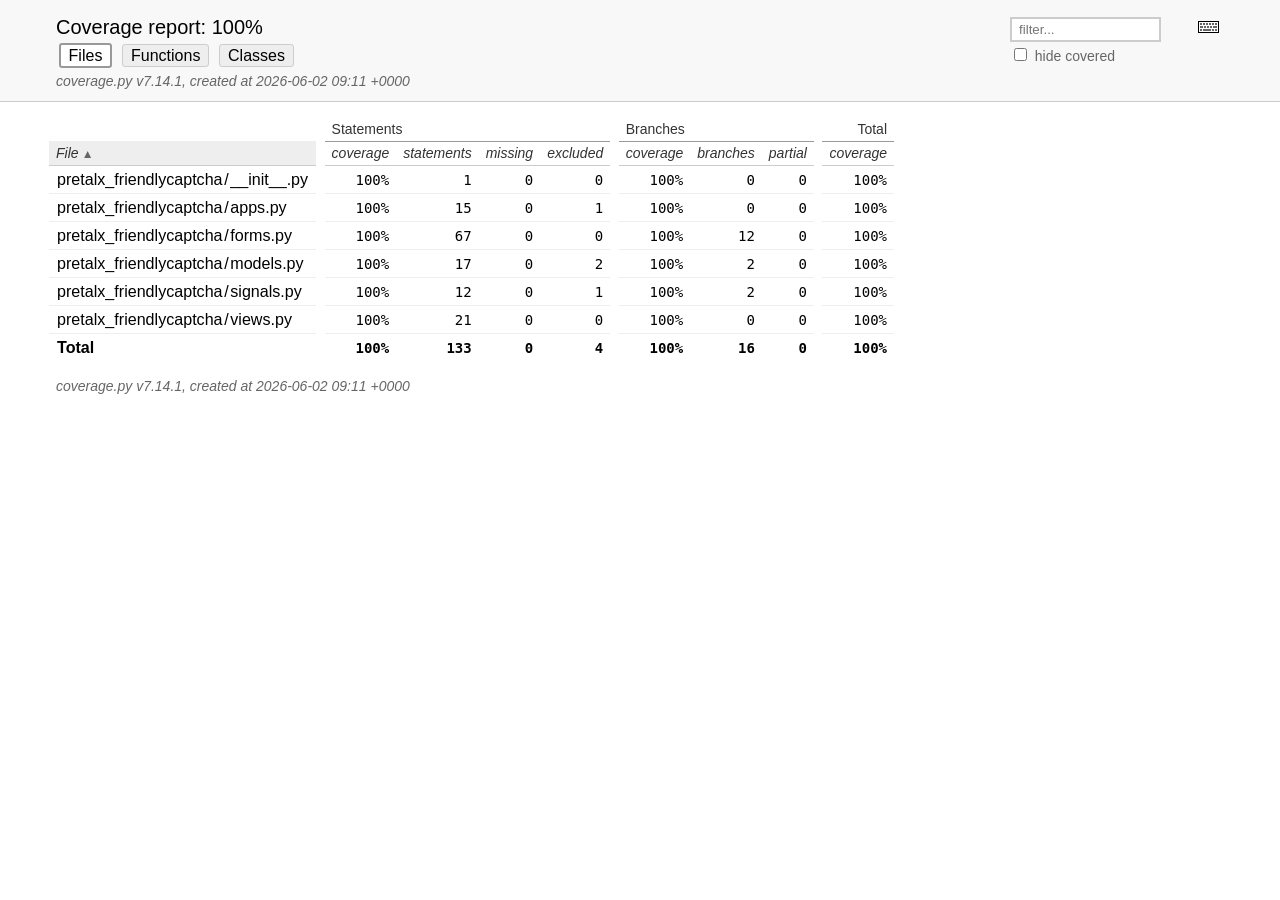
<file: htmlcov/index.html>
<!DOCTYPE html>
<html lang="en">
<head>
    <meta http-equiv="Content-Type" content="text/html; charset=utf-8">
    <title>Coverage report</title>
    <link rel="icon" sizes="32x32" href="favicon_32_cb_c827f16f.png">
    <link rel="stylesheet" href="style_cb_4667309f.css" type="text/css">
    <script src="coverage_html_cb_dd2e7eb5.js" defer></script>
</head>
<body class="indexfile">
<header>
    <div class="content">
        <h1>Coverage report:
            <span class="pc_cov">100%</span>
        </h1>
        <aside id="help_panel_wrapper">
            <input id="help_panel_state" type="checkbox">
            <label for="help_panel_state">
                <img id="keyboard_icon" src="keybd_closed_cb_900cfef5.png" alt="Show/hide keyboard shortcuts">
            </label>
            <div id="help_panel">
                <p class="legend">Shortcuts on this page</p>
                <div class="keyhelp">
                    <p>
                        <kbd>f</kbd>
                        <kbd>s</kbd>
                        <kbd>m</kbd>
                        <kbd>x</kbd>
                        <kbd>b</kbd>
                        <kbd>p</kbd>
                        <kbd>c</kbd>
                        &nbsp; change column sorting
                    </p>
                    <p>
                        <kbd>[</kbd>
                        <kbd>]</kbd>
                        &nbsp; prev/next file
                    </p>
                    <p>
                        <kbd>?</kbd> &nbsp; show/hide this help
                    </p>
                </div>
            </div>
        </aside>
        <form id="filter_container">
            <input id="filter" type="text" value="" placeholder="filter...">
            <div>
                <input id="hide100" type="checkbox" >
                <label for="hide100">hide covered</label>
            </div>
        </form>
        <h2>
                <a class="button current">Files</a>
                <a class="button" href="function_index.html">Functions</a>
                <a class="button" href="class_index.html">Classes</a>
        </h2>
        <p class="text">
            <a class="nav" href="https://coverage.readthedocs.io/en/7.14.1">coverage.py v7.14.1</a>,
            created at 2026-06-02 09:11 +0000
        </p>
    </div>
</header>
<main id="index">
    <table class="index" data-sortable>
        <thead>
            <tr class="tablehead grouphead">
                <th class="spacer">&nbsp;</th>
                <th class="spacer">&nbsp;</th>
                <th class="left" colspan="4">Statements</th>
                <th class="spacer">&nbsp;</th>
                <th class="left" colspan="3">Branches</th>
                <th class="spacer">&nbsp;</th>
                <th>Total</th>
            </tr>
            <tr class="tablehead" title="Click to sort">
                <th id="file" class="name" aria-sort="none" data-shortcut="f">File<span class="arrows"></span></th>
                <th class="spacer">&nbsp;</th>
                <th id="statements_coverage" aria-sort="none" data-default-sort-order="descending">coverage<span class="arrows"></span></th>
                <th id="statements" aria-sort="none" data-default-sort-order="descending" data-shortcut="s">statements<span class="arrows"></span></th>
                <th id="missing" aria-sort="none" data-default-sort-order="descending" data-shortcut="m">missing<span class="arrows"></span></th>
                <th id="excluded" aria-sort="none" data-default-sort-order="descending" data-shortcut="x">excluded<span class="arrows"></span></th>
                <th class="spacer">&nbsp;</th>
                <th id="branches_coverage" aria-sort="none" data-default-sort-order="descending">coverage<span class="arrows"></span></th>
                <th id="branches" aria-sort="none" data-default-sort-order="descending" data-shortcut="b">branches<span class="arrows"></span></th>
                <th id="partial" aria-sort="none" data-default-sort-order="descending" data-shortcut="p">partial<span class="arrows"></span></th>
                <th class="spacer">&nbsp;</th>
                <th id="coverage" aria-sort="none" data-shortcut="c">coverage<span class="arrows"></span></th>
            </tr>
        </thead>
        <tbody>
            <tr class="region">
                <td class="name"><a href="z_dc4f2244247eca9b___init___py.html">pretalx_friendlycaptcha<span class="sep">/</span>__init__.py</a></td>
                <td class="spacer">&nbsp;</td>
                <td data-ratio="1 1">100%</td>
                <td>1</td>
                <td>0</td>
                <td>0</td>
                <td class="spacer">&nbsp;</td>
                <td data-ratio="0 0">100%</td>
                <td>0</td>
                <td>0</td>
                <td class="spacer">&nbsp;</td>
                <td data-ratio="1 1">100%</td>
            </tr>
            <tr class="region">
                <td class="name"><a href="z_dc4f2244247eca9b_apps_py.html">pretalx_friendlycaptcha<span class="sep">/</span>apps.py</a></td>
                <td class="spacer">&nbsp;</td>
                <td data-ratio="15 15">100%</td>
                <td>15</td>
                <td>0</td>
                <td>1</td>
                <td class="spacer">&nbsp;</td>
                <td data-ratio="0 0">100%</td>
                <td>0</td>
                <td>0</td>
                <td class="spacer">&nbsp;</td>
                <td data-ratio="15 15">100%</td>
            </tr>
            <tr class="region">
                <td class="name"><a href="z_dc4f2244247eca9b_forms_py.html">pretalx_friendlycaptcha<span class="sep">/</span>forms.py</a></td>
                <td class="spacer">&nbsp;</td>
                <td data-ratio="67 67">100%</td>
                <td>67</td>
                <td>0</td>
                <td>0</td>
                <td class="spacer">&nbsp;</td>
                <td data-ratio="12 12">100%</td>
                <td>12</td>
                <td>0</td>
                <td class="spacer">&nbsp;</td>
                <td data-ratio="79 79">100%</td>
            </tr>
            <tr class="region">
                <td class="name"><a href="z_dc4f2244247eca9b_models_py.html">pretalx_friendlycaptcha<span class="sep">/</span>models.py</a></td>
                <td class="spacer">&nbsp;</td>
                <td data-ratio="17 17">100%</td>
                <td>17</td>
                <td>0</td>
                <td>2</td>
                <td class="spacer">&nbsp;</td>
                <td data-ratio="2 2">100%</td>
                <td>2</td>
                <td>0</td>
                <td class="spacer">&nbsp;</td>
                <td data-ratio="19 19">100%</td>
            </tr>
            <tr class="region">
                <td class="name"><a href="z_dc4f2244247eca9b_signals_py.html">pretalx_friendlycaptcha<span class="sep">/</span>signals.py</a></td>
                <td class="spacer">&nbsp;</td>
                <td data-ratio="12 12">100%</td>
                <td>12</td>
                <td>0</td>
                <td>1</td>
                <td class="spacer">&nbsp;</td>
                <td data-ratio="2 2">100%</td>
                <td>2</td>
                <td>0</td>
                <td class="spacer">&nbsp;</td>
                <td data-ratio="14 14">100%</td>
            </tr>
            <tr class="region">
                <td class="name"><a href="z_dc4f2244247eca9b_views_py.html">pretalx_friendlycaptcha<span class="sep">/</span>views.py</a></td>
                <td class="spacer">&nbsp;</td>
                <td data-ratio="21 21">100%</td>
                <td>21</td>
                <td>0</td>
                <td>0</td>
                <td class="spacer">&nbsp;</td>
                <td data-ratio="0 0">100%</td>
                <td>0</td>
                <td>0</td>
                <td class="spacer">&nbsp;</td>
                <td data-ratio="21 21">100%</td>
            </tr>
        </tbody>
        <tfoot>
            <tr class="total">
                <td class="name">Total</td>
                <td class="spacer">&nbsp;</td>
                <td data-ratio="133 133">100%</td>
                <td>133</td>
                <td>0</td>
                <td>4</td>
                <td class="spacer">&nbsp;</td>
                <td data-ratio="16 16">100%</td>
                <td>16</td>
                <td>0</td>
                <td class="spacer">&nbsp;</td>
                <td data-ratio="149 149">100%</td>
            </tr>
        </tfoot>
    </table>
    <p id="no_rows">
        No items found using the specified filter.
    </p>
</main>
<footer>
    <div class="content">
        <p>
            <a class="nav" href="https://coverage.readthedocs.io/en/7.14.1">coverage.py v7.14.1</a>,
            created at 2026-06-02 09:11 +0000
        </p>
    </div>
    <aside class="hidden">
        <a id="prevFileLink" class="nav" href="z_dc4f2244247eca9b_views_py.html"></a>
        <a id="nextFileLink" class="nav" href="z_dc4f2244247eca9b___init___py.html"></a>
        <button type="button" class="button_prev_file" data-shortcut="["></button>
        <button type="button" class="button_next_file" data-shortcut="]"></button>
        <button type="button" class="button_show_hide_help" data-shortcut="?"></button>
    </aside>
</footer>
</body>
</html>
</file>
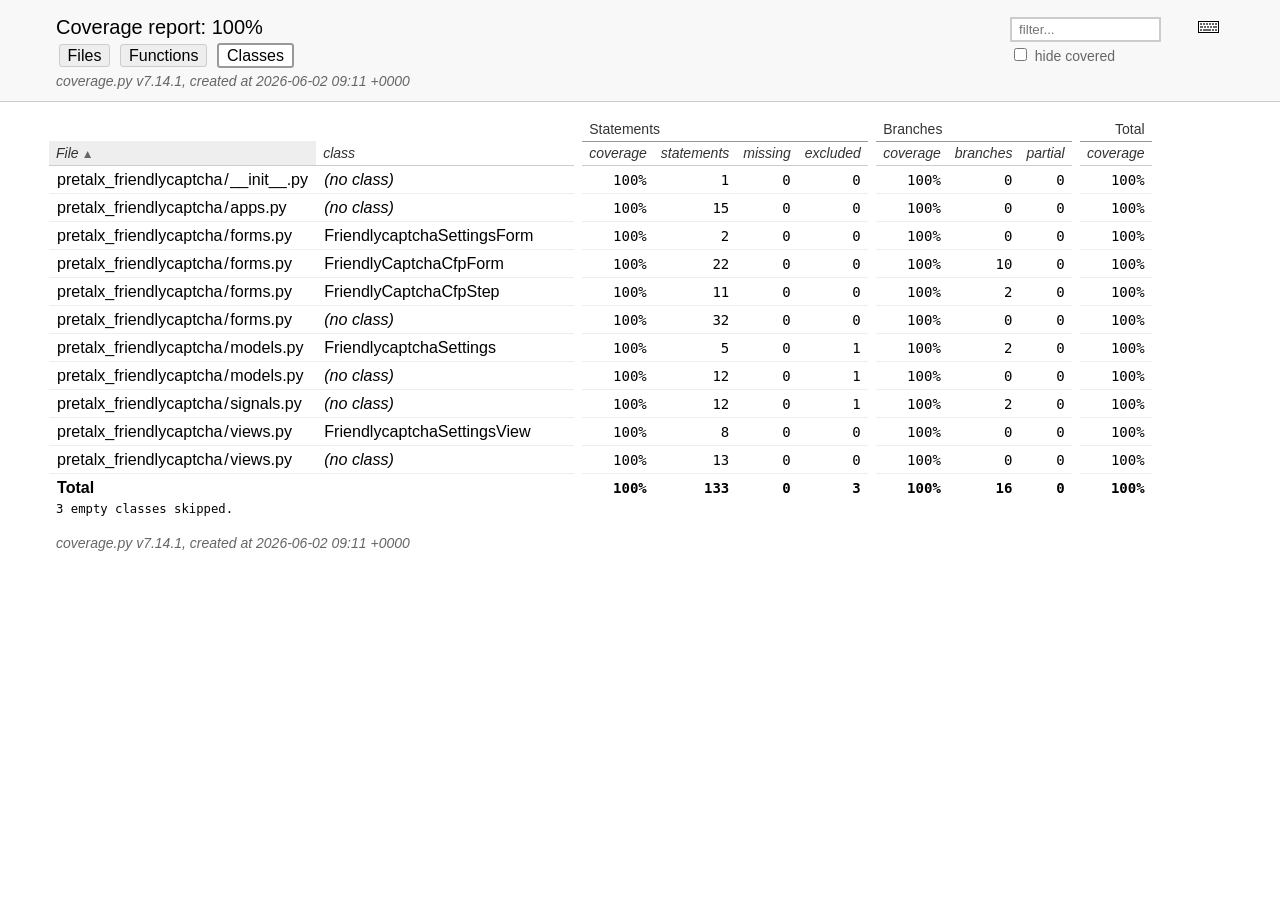
<file: htmlcov/class_index.html>
<!DOCTYPE html>
<html lang="en">
<head>
    <meta http-equiv="Content-Type" content="text/html; charset=utf-8">
    <title>Coverage report</title>
    <link rel="icon" sizes="32x32" href="favicon_32_cb_c827f16f.png">
    <link rel="stylesheet" href="style_cb_4667309f.css" type="text/css">
    <script src="coverage_html_cb_dd2e7eb5.js" defer></script>
</head>
<body class="indexfile">
<header>
    <div class="content">
        <h1>Coverage report:
            <span class="pc_cov">100%</span>
        </h1>
        <aside id="help_panel_wrapper">
            <input id="help_panel_state" type="checkbox">
            <label for="help_panel_state">
                <img id="keyboard_icon" src="keybd_closed_cb_900cfef5.png" alt="Show/hide keyboard shortcuts">
            </label>
            <div id="help_panel">
                <p class="legend">Shortcuts on this page</p>
                <div class="keyhelp">
                    <p>
                        <kbd>f</kbd>
                        <kbd>n</kbd>
                        <kbd>s</kbd>
                        <kbd>m</kbd>
                        <kbd>x</kbd>
                        <kbd>b</kbd>
                        <kbd>p</kbd>
                        <kbd>c</kbd>
                        &nbsp; change column sorting
                    </p>
                    <p>
                        <kbd>[</kbd>
                        <kbd>]</kbd>
                        &nbsp; prev/next file
                    </p>
                    <p>
                        <kbd>?</kbd> &nbsp; show/hide this help
                    </p>
                </div>
            </div>
        </aside>
        <form id="filter_container">
            <input id="filter" type="text" value="" placeholder="filter...">
            <div>
                <input id="hide100" type="checkbox" >
                <label for="hide100">hide covered</label>
            </div>
        </form>
        <h2>
                <a class="button" href="index.html">Files</a>
                <a class="button" href="function_index.html">Functions</a>
                <a class="button current">Classes</a>
        </h2>
        <p class="text">
            <a class="nav" href="https://coverage.readthedocs.io/en/7.14.1">coverage.py v7.14.1</a>,
            created at 2026-06-02 09:11 +0000
        </p>
    </div>
</header>
<main id="index">
    <table class="index" data-sortable>
        <thead>
            <tr class="tablehead grouphead">
                <th class="spacer">&nbsp;</th>
                <th class="spacer">&nbsp;</th>
                <th class="spacer">&nbsp;</th>
                <th class="left" colspan="4">Statements</th>
                <th class="spacer">&nbsp;</th>
                <th class="left" colspan="3">Branches</th>
                <th class="spacer">&nbsp;</th>
                <th>Total</th>
            </tr>
            <tr class="tablehead" title="Click to sort">
                <th id="file" class="name" aria-sort="none" data-shortcut="f">File<span class="arrows"></span></th>
                <th id="region" class="name" aria-sort="none" data-default-sort-order="ascending" data-shortcut="n">class<span class="arrows"></span></th>
                <th class="spacer">&nbsp;</th>
                <th id="statements_coverage" aria-sort="none" data-default-sort-order="descending">coverage<span class="arrows"></span></th>
                <th id="statements" aria-sort="none" data-default-sort-order="descending" data-shortcut="s">statements<span class="arrows"></span></th>
                <th id="missing" aria-sort="none" data-default-sort-order="descending" data-shortcut="m">missing<span class="arrows"></span></th>
                <th id="excluded" aria-sort="none" data-default-sort-order="descending" data-shortcut="x">excluded<span class="arrows"></span></th>
                <th class="spacer">&nbsp;</th>
                <th id="branches_coverage" aria-sort="none" data-default-sort-order="descending">coverage<span class="arrows"></span></th>
                <th id="branches" aria-sort="none" data-default-sort-order="descending" data-shortcut="b">branches<span class="arrows"></span></th>
                <th id="partial" aria-sort="none" data-default-sort-order="descending" data-shortcut="p">partial<span class="arrows"></span></th>
                <th class="spacer">&nbsp;</th>
                <th id="coverage" aria-sort="none" data-shortcut="c">coverage<span class="arrows"></span></th>
            </tr>
        </thead>
        <tbody>
            <tr class="region">
                <td class="name"><a href="z_dc4f2244247eca9b___init___py.html">pretalx_friendlycaptcha<span class="sep">/</span>__init__.py</a></td>
                <td class="name"><a href="z_dc4f2244247eca9b___init___py.html"><data value=''><span class='no-noun'>(no class)</span></data></a></td>
                <td class="spacer">&nbsp;</td>
                <td data-ratio="1 1">100%</td>
                <td>1</td>
                <td>0</td>
                <td>0</td>
                <td class="spacer">&nbsp;</td>
                <td data-ratio="0 0">100%</td>
                <td>0</td>
                <td>0</td>
                <td class="spacer">&nbsp;</td>
                <td data-ratio="1 1">100%</td>
            </tr>
            <tr class="region">
                <td class="name"><a href="z_dc4f2244247eca9b_apps_py.html">pretalx_friendlycaptcha<span class="sep">/</span>apps.py</a></td>
                <td class="name"><a href="z_dc4f2244247eca9b_apps_py.html"><data value=''><span class='no-noun'>(no class)</span></data></a></td>
                <td class="spacer">&nbsp;</td>
                <td data-ratio="15 15">100%</td>
                <td>15</td>
                <td>0</td>
                <td>0</td>
                <td class="spacer">&nbsp;</td>
                <td data-ratio="0 0">100%</td>
                <td>0</td>
                <td>0</td>
                <td class="spacer">&nbsp;</td>
                <td data-ratio="15 15">100%</td>
            </tr>
            <tr class="region">
                <td class="name"><a href="z_dc4f2244247eca9b_forms_py.html#t11">pretalx_friendlycaptcha<span class="sep">/</span>forms.py</a></td>
                <td class="name"><a href="z_dc4f2244247eca9b_forms_py.html#t11"><data value='FriendlycaptchaSettingsForm'>FriendlycaptchaSettingsForm</data></a></td>
                <td class="spacer">&nbsp;</td>
                <td data-ratio="2 2">100%</td>
                <td>2</td>
                <td>0</td>
                <td>0</td>
                <td class="spacer">&nbsp;</td>
                <td data-ratio="0 0">100%</td>
                <td>0</td>
                <td>0</td>
                <td class="spacer">&nbsp;</td>
                <td data-ratio="2 2">100%</td>
            </tr>
            <tr class="region">
                <td class="name"><a href="z_dc4f2244247eca9b_forms_py.html#t22">pretalx_friendlycaptcha<span class="sep">/</span>forms.py</a></td>
                <td class="name"><a href="z_dc4f2244247eca9b_forms_py.html#t22"><data value='FriendlyCaptchaCfpForm'>FriendlyCaptchaCfpForm</data></a></td>
                <td class="spacer">&nbsp;</td>
                <td data-ratio="22 22">100%</td>
                <td>22</td>
                <td>0</td>
                <td>0</td>
                <td class="spacer">&nbsp;</td>
                <td data-ratio="10 10">100%</td>
                <td>10</td>
                <td>0</td>
                <td class="spacer">&nbsp;</td>
                <td data-ratio="32 32">100%</td>
            </tr>
            <tr class="region">
                <td class="name"><a href="z_dc4f2244247eca9b_forms_py.html#t64">pretalx_friendlycaptcha<span class="sep">/</span>forms.py</a></td>
                <td class="name"><a href="z_dc4f2244247eca9b_forms_py.html#t64"><data value='FriendlyCaptchaCfpStep'>FriendlyCaptchaCfpStep</data></a></td>
                <td class="spacer">&nbsp;</td>
                <td data-ratio="11 11">100%</td>
                <td>11</td>
                <td>0</td>
                <td>0</td>
                <td class="spacer">&nbsp;</td>
                <td data-ratio="2 2">100%</td>
                <td>2</td>
                <td>0</td>
                <td class="spacer">&nbsp;</td>
                <td data-ratio="13 13">100%</td>
            </tr>
            <tr class="region">
                <td class="name"><a href="z_dc4f2244247eca9b_forms_py.html">pretalx_friendlycaptcha<span class="sep">/</span>forms.py</a></td>
                <td class="name"><a href="z_dc4f2244247eca9b_forms_py.html"><data value=''><span class='no-noun'>(no class)</span></data></a></td>
                <td class="spacer">&nbsp;</td>
                <td data-ratio="32 32">100%</td>
                <td>32</td>
                <td>0</td>
                <td>0</td>
                <td class="spacer">&nbsp;</td>
                <td data-ratio="0 0">100%</td>
                <td>0</td>
                <td>0</td>
                <td class="spacer">&nbsp;</td>
                <td data-ratio="32 32">100%</td>
            </tr>
            <tr class="region">
                <td class="name"><a href="z_dc4f2244247eca9b_models_py.html#t4">pretalx_friendlycaptcha<span class="sep">/</span>models.py</a></td>
                <td class="name"><a href="z_dc4f2244247eca9b_models_py.html#t4"><data value='FriendlycaptchaSettings'>FriendlycaptchaSettings</data></a></td>
                <td class="spacer">&nbsp;</td>
                <td data-ratio="5 5">100%</td>
                <td>5</td>
                <td>0</td>
                <td>1</td>
                <td class="spacer">&nbsp;</td>
                <td data-ratio="2 2">100%</td>
                <td>2</td>
                <td>0</td>
                <td class="spacer">&nbsp;</td>
                <td data-ratio="7 7">100%</td>
            </tr>
            <tr class="region">
                <td class="name"><a href="z_dc4f2244247eca9b_models_py.html">pretalx_friendlycaptcha<span class="sep">/</span>models.py</a></td>
                <td class="name"><a href="z_dc4f2244247eca9b_models_py.html"><data value=''><span class='no-noun'>(no class)</span></data></a></td>
                <td class="spacer">&nbsp;</td>
                <td data-ratio="12 12">100%</td>
                <td>12</td>
                <td>0</td>
                <td>1</td>
                <td class="spacer">&nbsp;</td>
                <td data-ratio="0 0">100%</td>
                <td>0</td>
                <td>0</td>
                <td class="spacer">&nbsp;</td>
                <td data-ratio="12 12">100%</td>
            </tr>
            <tr class="region">
                <td class="name"><a href="z_dc4f2244247eca9b_signals_py.html">pretalx_friendlycaptcha<span class="sep">/</span>signals.py</a></td>
                <td class="name"><a href="z_dc4f2244247eca9b_signals_py.html"><data value=''><span class='no-noun'>(no class)</span></data></a></td>
                <td class="spacer">&nbsp;</td>
                <td data-ratio="12 12">100%</td>
                <td>12</td>
                <td>0</td>
                <td>1</td>
                <td class="spacer">&nbsp;</td>
                <td data-ratio="2 2">100%</td>
                <td>2</td>
                <td>0</td>
                <td class="spacer">&nbsp;</td>
                <td data-ratio="14 14">100%</td>
            </tr>
            <tr class="region">
                <td class="name"><a href="z_dc4f2244247eca9b_views_py.html#t10">pretalx_friendlycaptcha<span class="sep">/</span>views.py</a></td>
                <td class="name"><a href="z_dc4f2244247eca9b_views_py.html#t10"><data value='FriendlycaptchaSettingsView'>FriendlycaptchaSettingsView</data></a></td>
                <td class="spacer">&nbsp;</td>
                <td data-ratio="8 8">100%</td>
                <td>8</td>
                <td>0</td>
                <td>0</td>
                <td class="spacer">&nbsp;</td>
                <td data-ratio="0 0">100%</td>
                <td>0</td>
                <td>0</td>
                <td class="spacer">&nbsp;</td>
                <td data-ratio="8 8">100%</td>
            </tr>
            <tr class="region">
                <td class="name"><a href="z_dc4f2244247eca9b_views_py.html">pretalx_friendlycaptcha<span class="sep">/</span>views.py</a></td>
                <td class="name"><a href="z_dc4f2244247eca9b_views_py.html"><data value=''><span class='no-noun'>(no class)</span></data></a></td>
                <td class="spacer">&nbsp;</td>
                <td data-ratio="13 13">100%</td>
                <td>13</td>
                <td>0</td>
                <td>0</td>
                <td class="spacer">&nbsp;</td>
                <td data-ratio="0 0">100%</td>
                <td>0</td>
                <td>0</td>
                <td class="spacer">&nbsp;</td>
                <td data-ratio="13 13">100%</td>
            </tr>
        </tbody>
        <tfoot>
            <tr class="total">
                <td class="name">Total</td>
                <td class="name">&nbsp;</td>
                <td class="spacer">&nbsp;</td>
                <td data-ratio="133 133">100%</td>
                <td>133</td>
                <td>0</td>
                <td>4</td>
                <td class="spacer">&nbsp;</td>
                <td data-ratio="16 16">100%</td>
                <td>16</td>
                <td>0</td>
                <td class="spacer">&nbsp;</td>
                <td data-ratio="149 149">100%</td>
            </tr>
        </tfoot>
    </table>
    <p id="no_rows">
        No items found using the specified filter.
    </p>
        <p>3 empty classes skipped.</p>
</main>
<footer>
    <div class="content">
        <p>
            <a class="nav" href="https://coverage.readthedocs.io/en/7.14.1">coverage.py v7.14.1</a>,
            created at 2026-06-02 09:11 +0000
        </p>
    </div>
    <aside class="hidden">
        <a id="prevFileLink" class="nav" href=""></a>
        <a id="nextFileLink" class="nav" href=""></a>
        <button type="button" class="button_prev_file" data-shortcut="["></button>
        <button type="button" class="button_next_file" data-shortcut="]"></button>
        <button type="button" class="button_show_hide_help" data-shortcut="?"></button>
    </aside>
</footer>
</body>
</html>
</file>
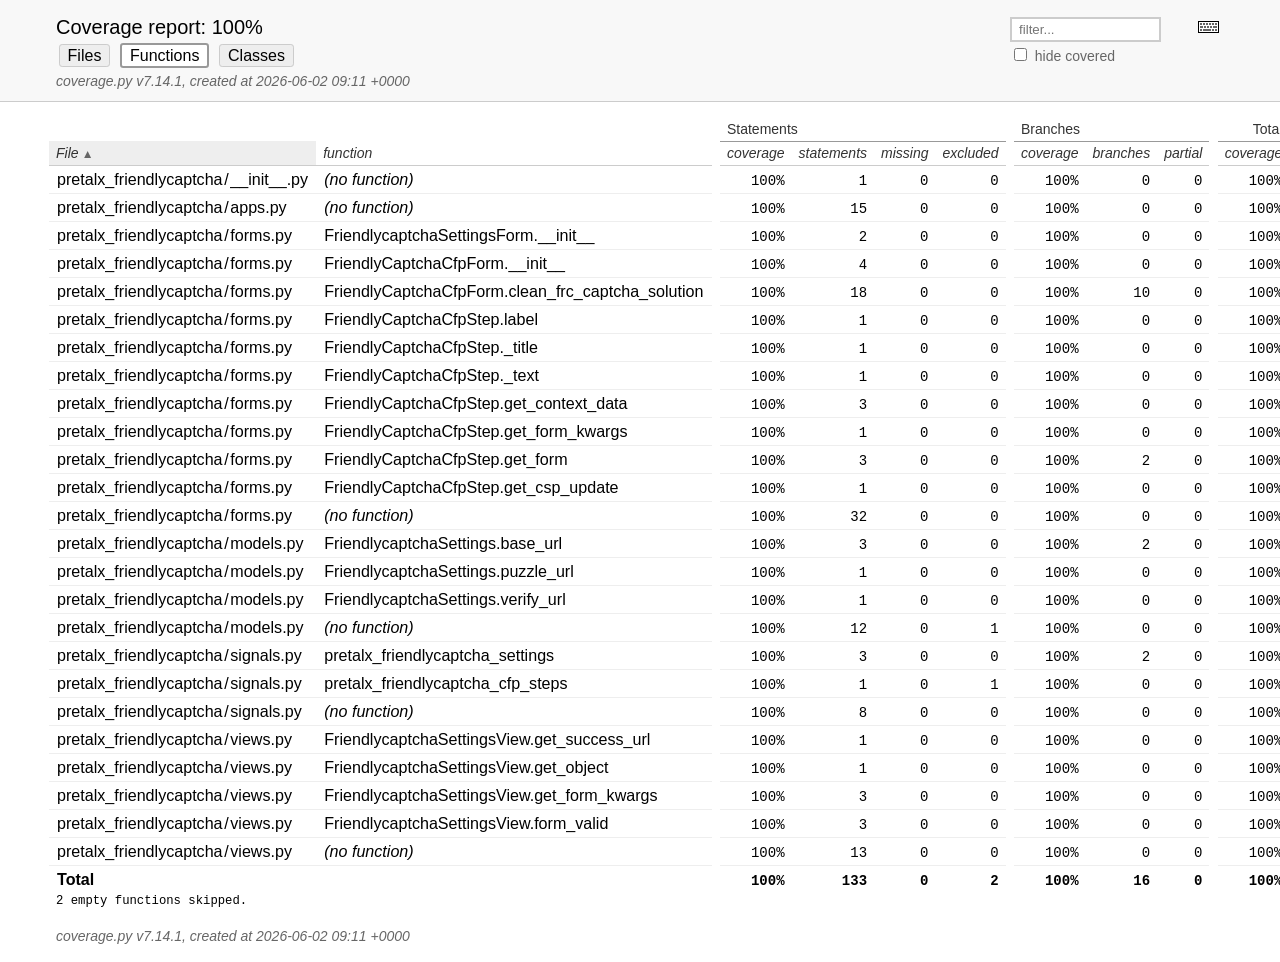
<file: htmlcov/function_index.html>
<!DOCTYPE html>
<html lang="en">
<head>
    <meta http-equiv="Content-Type" content="text/html; charset=utf-8">
    <title>Coverage report</title>
    <link rel="icon" sizes="32x32" href="favicon_32_cb_c827f16f.png">
    <link rel="stylesheet" href="style_cb_4667309f.css" type="text/css">
    <script src="coverage_html_cb_dd2e7eb5.js" defer></script>
</head>
<body class="indexfile">
<header>
    <div class="content">
        <h1>Coverage report:
            <span class="pc_cov">100%</span>
        </h1>
        <aside id="help_panel_wrapper">
            <input id="help_panel_state" type="checkbox">
            <label for="help_panel_state">
                <img id="keyboard_icon" src="keybd_closed_cb_900cfef5.png" alt="Show/hide keyboard shortcuts">
            </label>
            <div id="help_panel">
                <p class="legend">Shortcuts on this page</p>
                <div class="keyhelp">
                    <p>
                        <kbd>f</kbd>
                        <kbd>n</kbd>
                        <kbd>s</kbd>
                        <kbd>m</kbd>
                        <kbd>x</kbd>
                        <kbd>b</kbd>
                        <kbd>p</kbd>
                        <kbd>c</kbd>
                        &nbsp; change column sorting
                    </p>
                    <p>
                        <kbd>[</kbd>
                        <kbd>]</kbd>
                        &nbsp; prev/next file
                    </p>
                    <p>
                        <kbd>?</kbd> &nbsp; show/hide this help
                    </p>
                </div>
            </div>
        </aside>
        <form id="filter_container">
            <input id="filter" type="text" value="" placeholder="filter...">
            <div>
                <input id="hide100" type="checkbox" >
                <label for="hide100">hide covered</label>
            </div>
        </form>
        <h2>
                <a class="button" href="index.html">Files</a>
                <a class="button current">Functions</a>
                <a class="button" href="class_index.html">Classes</a>
        </h2>
        <p class="text">
            <a class="nav" href="https://coverage.readthedocs.io/en/7.14.1">coverage.py v7.14.1</a>,
            created at 2026-06-02 09:11 +0000
        </p>
    </div>
</header>
<main id="index">
    <table class="index" data-sortable>
        <thead>
            <tr class="tablehead grouphead">
                <th class="spacer">&nbsp;</th>
                <th class="spacer">&nbsp;</th>
                <th class="spacer">&nbsp;</th>
                <th class="left" colspan="4">Statements</th>
                <th class="spacer">&nbsp;</th>
                <th class="left" colspan="3">Branches</th>
                <th class="spacer">&nbsp;</th>
                <th>Total</th>
            </tr>
            <tr class="tablehead" title="Click to sort">
                <th id="file" class="name" aria-sort="none" data-shortcut="f">File<span class="arrows"></span></th>
                <th id="region" class="name" aria-sort="none" data-default-sort-order="ascending" data-shortcut="n">function<span class="arrows"></span></th>
                <th class="spacer">&nbsp;</th>
                <th id="statements_coverage" aria-sort="none" data-default-sort-order="descending">coverage<span class="arrows"></span></th>
                <th id="statements" aria-sort="none" data-default-sort-order="descending" data-shortcut="s">statements<span class="arrows"></span></th>
                <th id="missing" aria-sort="none" data-default-sort-order="descending" data-shortcut="m">missing<span class="arrows"></span></th>
                <th id="excluded" aria-sort="none" data-default-sort-order="descending" data-shortcut="x">excluded<span class="arrows"></span></th>
                <th class="spacer">&nbsp;</th>
                <th id="branches_coverage" aria-sort="none" data-default-sort-order="descending">coverage<span class="arrows"></span></th>
                <th id="branches" aria-sort="none" data-default-sort-order="descending" data-shortcut="b">branches<span class="arrows"></span></th>
                <th id="partial" aria-sort="none" data-default-sort-order="descending" data-shortcut="p">partial<span class="arrows"></span></th>
                <th class="spacer">&nbsp;</th>
                <th id="coverage" aria-sort="none" data-shortcut="c">coverage<span class="arrows"></span></th>
            </tr>
        </thead>
        <tbody>
            <tr class="region">
                <td class="name"><a href="z_dc4f2244247eca9b___init___py.html">pretalx_friendlycaptcha<span class="sep">/</span>__init__.py</a></td>
                <td class="name"><a href="z_dc4f2244247eca9b___init___py.html"><data value=''><span class='no-noun'>(no function)</span></data></a></td>
                <td class="spacer">&nbsp;</td>
                <td data-ratio="1 1">100%</td>
                <td>1</td>
                <td>0</td>
                <td>0</td>
                <td class="spacer">&nbsp;</td>
                <td data-ratio="0 0">100%</td>
                <td>0</td>
                <td>0</td>
                <td class="spacer">&nbsp;</td>
                <td data-ratio="1 1">100%</td>
            </tr>
            <tr class="region">
                <td class="name"><a href="z_dc4f2244247eca9b_apps_py.html">pretalx_friendlycaptcha<span class="sep">/</span>apps.py</a></td>
                <td class="name"><a href="z_dc4f2244247eca9b_apps_py.html"><data value=''><span class='no-noun'>(no function)</span></data></a></td>
                <td class="spacer">&nbsp;</td>
                <td data-ratio="15 15">100%</td>
                <td>15</td>
                <td>0</td>
                <td>0</td>
                <td class="spacer">&nbsp;</td>
                <td data-ratio="0 0">100%</td>
                <td>0</td>
                <td>0</td>
                <td class="spacer">&nbsp;</td>
                <td data-ratio="15 15">100%</td>
            </tr>
            <tr class="region">
                <td class="name"><a href="z_dc4f2244247eca9b_forms_py.html#t12">pretalx_friendlycaptcha<span class="sep">/</span>forms.py</a></td>
                <td class="name"><a href="z_dc4f2244247eca9b_forms_py.html#t12"><data value='init__'>FriendlycaptchaSettingsForm.__init__</data></a></td>
                <td class="spacer">&nbsp;</td>
                <td data-ratio="2 2">100%</td>
                <td>2</td>
                <td>0</td>
                <td>0</td>
                <td class="spacer">&nbsp;</td>
                <td data-ratio="0 0">100%</td>
                <td>0</td>
                <td>0</td>
                <td class="spacer">&nbsp;</td>
                <td data-ratio="2 2">100%</td>
            </tr>
            <tr class="region">
                <td class="name"><a href="z_dc4f2244247eca9b_forms_py.html#t25">pretalx_friendlycaptcha<span class="sep">/</span>forms.py</a></td>
                <td class="name"><a href="z_dc4f2244247eca9b_forms_py.html#t25"><data value='init__'>FriendlyCaptchaCfpForm.__init__</data></a></td>
                <td class="spacer">&nbsp;</td>
                <td data-ratio="4 4">100%</td>
                <td>4</td>
                <td>0</td>
                <td>0</td>
                <td class="spacer">&nbsp;</td>
                <td data-ratio="0 0">100%</td>
                <td>0</td>
                <td>0</td>
                <td class="spacer">&nbsp;</td>
                <td data-ratio="4 4">100%</td>
            </tr>
            <tr class="region">
                <td class="name"><a href="z_dc4f2244247eca9b_forms_py.html#t31">pretalx_friendlycaptcha<span class="sep">/</span>forms.py</a></td>
                <td class="name"><a href="z_dc4f2244247eca9b_forms_py.html#t31"><data value='clean_frc_captcha_solution'>FriendlyCaptchaCfpForm.clean_frc_captcha_solution</data></a></td>
                <td class="spacer">&nbsp;</td>
                <td data-ratio="18 18">100%</td>
                <td>18</td>
                <td>0</td>
                <td>0</td>
                <td class="spacer">&nbsp;</td>
                <td data-ratio="10 10">100%</td>
                <td>10</td>
                <td>0</td>
                <td class="spacer">&nbsp;</td>
                <td data-ratio="28 28">100%</td>
            </tr>
            <tr class="region">
                <td class="name"><a href="z_dc4f2244247eca9b_forms_py.html#t72">pretalx_friendlycaptcha<span class="sep">/</span>forms.py</a></td>
                <td class="name"><a href="z_dc4f2244247eca9b_forms_py.html#t72"><data value='label'>FriendlyCaptchaCfpStep.label</data></a></td>
                <td class="spacer">&nbsp;</td>
                <td data-ratio="1 1">100%</td>
                <td>1</td>
                <td>0</td>
                <td>0</td>
                <td class="spacer">&nbsp;</td>
                <td data-ratio="0 0">100%</td>
                <td>0</td>
                <td>0</td>
                <td class="spacer">&nbsp;</td>
                <td data-ratio="1 1">100%</td>
            </tr>
            <tr class="region">
                <td class="name"><a href="z_dc4f2244247eca9b_forms_py.html#t76">pretalx_friendlycaptcha<span class="sep">/</span>forms.py</a></td>
                <td class="name"><a href="z_dc4f2244247eca9b_forms_py.html#t76"><data value='title'>FriendlyCaptchaCfpStep._title</data></a></td>
                <td class="spacer">&nbsp;</td>
                <td data-ratio="1 1">100%</td>
                <td>1</td>
                <td>0</td>
                <td>0</td>
                <td class="spacer">&nbsp;</td>
                <td data-ratio="0 0">100%</td>
                <td>0</td>
                <td>0</td>
                <td class="spacer">&nbsp;</td>
                <td data-ratio="1 1">100%</td>
            </tr>
            <tr class="region">
                <td class="name"><a href="z_dc4f2244247eca9b_forms_py.html#t80">pretalx_friendlycaptcha<span class="sep">/</span>forms.py</a></td>
                <td class="name"><a href="z_dc4f2244247eca9b_forms_py.html#t80"><data value='text'>FriendlyCaptchaCfpStep._text</data></a></td>
                <td class="spacer">&nbsp;</td>
                <td data-ratio="1 1">100%</td>
                <td>1</td>
                <td>0</td>
                <td>0</td>
                <td class="spacer">&nbsp;</td>
                <td data-ratio="0 0">100%</td>
                <td>0</td>
                <td>0</td>
                <td class="spacer">&nbsp;</td>
                <td data-ratio="1 1">100%</td>
            </tr>
            <tr class="region">
                <td class="name"><a href="z_dc4f2244247eca9b_forms_py.html#t83">pretalx_friendlycaptcha<span class="sep">/</span>forms.py</a></td>
                <td class="name"><a href="z_dc4f2244247eca9b_forms_py.html#t83"><data value='get_context_data'>FriendlyCaptchaCfpStep.get_context_data</data></a></td>
                <td class="spacer">&nbsp;</td>
                <td data-ratio="3 3">100%</td>
                <td>3</td>
                <td>0</td>
                <td>0</td>
                <td class="spacer">&nbsp;</td>
                <td data-ratio="0 0">100%</td>
                <td>0</td>
                <td>0</td>
                <td class="spacer">&nbsp;</td>
                <td data-ratio="3 3">100%</td>
            </tr>
            <tr class="region">
                <td class="name"><a href="z_dc4f2244247eca9b_forms_py.html#t88">pretalx_friendlycaptcha<span class="sep">/</span>forms.py</a></td>
                <td class="name"><a href="z_dc4f2244247eca9b_forms_py.html#t88"><data value='get_form_kwargs'>FriendlyCaptchaCfpStep.get_form_kwargs</data></a></td>
                <td class="spacer">&nbsp;</td>
                <td data-ratio="1 1">100%</td>
                <td>1</td>
                <td>0</td>
                <td>0</td>
                <td class="spacer">&nbsp;</td>
                <td data-ratio="0 0">100%</td>
                <td>0</td>
                <td>0</td>
                <td class="spacer">&nbsp;</td>
                <td data-ratio="1 1">100%</td>
            </tr>
            <tr class="region">
                <td class="name"><a href="z_dc4f2244247eca9b_forms_py.html#t91">pretalx_friendlycaptcha<span class="sep">/</span>forms.py</a></td>
                <td class="name"><a href="z_dc4f2244247eca9b_forms_py.html#t91"><data value='get_form'>FriendlyCaptchaCfpStep.get_form</data></a></td>
                <td class="spacer">&nbsp;</td>
                <td data-ratio="3 3">100%</td>
                <td>3</td>
                <td>0</td>
                <td>0</td>
                <td class="spacer">&nbsp;</td>
                <td data-ratio="2 2">100%</td>
                <td>2</td>
                <td>0</td>
                <td class="spacer">&nbsp;</td>
                <td data-ratio="5 5">100%</td>
            </tr>
            <tr class="region">
                <td class="name"><a href="z_dc4f2244247eca9b_forms_py.html#t112">pretalx_friendlycaptcha<span class="sep">/</span>forms.py</a></td>
                <td class="name"><a href="z_dc4f2244247eca9b_forms_py.html#t112"><data value='get_csp_update'>FriendlyCaptchaCfpStep.get_csp_update</data></a></td>
                <td class="spacer">&nbsp;</td>
                <td data-ratio="1 1">100%</td>
                <td>1</td>
                <td>0</td>
                <td>0</td>
                <td class="spacer">&nbsp;</td>
                <td data-ratio="0 0">100%</td>
                <td>0</td>
                <td>0</td>
                <td class="spacer">&nbsp;</td>
                <td data-ratio="1 1">100%</td>
            </tr>
            <tr class="region">
                <td class="name"><a href="z_dc4f2244247eca9b_forms_py.html">pretalx_friendlycaptcha<span class="sep">/</span>forms.py</a></td>
                <td class="name"><a href="z_dc4f2244247eca9b_forms_py.html"><data value=''><span class='no-noun'>(no function)</span></data></a></td>
                <td class="spacer">&nbsp;</td>
                <td data-ratio="32 32">100%</td>
                <td>32</td>
                <td>0</td>
                <td>0</td>
                <td class="spacer">&nbsp;</td>
                <td data-ratio="0 0">100%</td>
                <td>0</td>
                <td>0</td>
                <td class="spacer">&nbsp;</td>
                <td data-ratio="32 32">100%</td>
            </tr>
            <tr class="region">
                <td class="name"><a href="z_dc4f2244247eca9b_models_py.html#t30">pretalx_friendlycaptcha<span class="sep">/</span>models.py</a></td>
                <td class="name"><a href="z_dc4f2244247eca9b_models_py.html#t30"><data value='base_url'>FriendlycaptchaSettings.base_url</data></a></td>
                <td class="spacer">&nbsp;</td>
                <td data-ratio="3 3">100%</td>
                <td>3</td>
                <td>0</td>
                <td>0</td>
                <td class="spacer">&nbsp;</td>
                <td data-ratio="2 2">100%</td>
                <td>2</td>
                <td>0</td>
                <td class="spacer">&nbsp;</td>
                <td data-ratio="5 5">100%</td>
            </tr>
            <tr class="region">
                <td class="name"><a href="z_dc4f2244247eca9b_models_py.html#t36">pretalx_friendlycaptcha<span class="sep">/</span>models.py</a></td>
                <td class="name"><a href="z_dc4f2244247eca9b_models_py.html#t36"><data value='puzzle_url'>FriendlycaptchaSettings.puzzle_url</data></a></td>
                <td class="spacer">&nbsp;</td>
                <td data-ratio="1 1">100%</td>
                <td>1</td>
                <td>0</td>
                <td>0</td>
                <td class="spacer">&nbsp;</td>
                <td data-ratio="0 0">100%</td>
                <td>0</td>
                <td>0</td>
                <td class="spacer">&nbsp;</td>
                <td data-ratio="1 1">100%</td>
            </tr>
            <tr class="region">
                <td class="name"><a href="z_dc4f2244247eca9b_models_py.html#t40">pretalx_friendlycaptcha<span class="sep">/</span>models.py</a></td>
                <td class="name"><a href="z_dc4f2244247eca9b_models_py.html#t40"><data value='verify_url'>FriendlycaptchaSettings.verify_url</data></a></td>
                <td class="spacer">&nbsp;</td>
                <td data-ratio="1 1">100%</td>
                <td>1</td>
                <td>0</td>
                <td>0</td>
                <td class="spacer">&nbsp;</td>
                <td data-ratio="0 0">100%</td>
                <td>0</td>
                <td>0</td>
                <td class="spacer">&nbsp;</td>
                <td data-ratio="1 1">100%</td>
            </tr>
            <tr class="region">
                <td class="name"><a href="z_dc4f2244247eca9b_models_py.html">pretalx_friendlycaptcha<span class="sep">/</span>models.py</a></td>
                <td class="name"><a href="z_dc4f2244247eca9b_models_py.html"><data value=''><span class='no-noun'>(no function)</span></data></a></td>
                <td class="spacer">&nbsp;</td>
                <td data-ratio="12 12">100%</td>
                <td>12</td>
                <td>0</td>
                <td>1</td>
                <td class="spacer">&nbsp;</td>
                <td data-ratio="0 0">100%</td>
                <td>0</td>
                <td>0</td>
                <td class="spacer">&nbsp;</td>
                <td data-ratio="12 12">100%</td>
            </tr>
            <tr class="region">
                <td class="name"><a href="z_dc4f2244247eca9b_signals_py.html#t9">pretalx_friendlycaptcha<span class="sep">/</span>signals.py</a></td>
                <td class="name"><a href="z_dc4f2244247eca9b_signals_py.html#t9"><data value='pretalx_friendlycaptcha_settings'>pretalx_friendlycaptcha_settings</data></a></td>
                <td class="spacer">&nbsp;</td>
                <td data-ratio="3 3">100%</td>
                <td>3</td>
                <td>0</td>
                <td>0</td>
                <td class="spacer">&nbsp;</td>
                <td data-ratio="2 2">100%</td>
                <td>2</td>
                <td>0</td>
                <td class="spacer">&nbsp;</td>
                <td data-ratio="5 5">100%</td>
            </tr>
            <tr class="region">
                <td class="name"><a href="z_dc4f2244247eca9b_signals_py.html#t26">pretalx_friendlycaptcha<span class="sep">/</span>signals.py</a></td>
                <td class="name"><a href="z_dc4f2244247eca9b_signals_py.html#t26"><data value='pretalx_friendlycaptcha_cfp_steps'>pretalx_friendlycaptcha_cfp_steps</data></a></td>
                <td class="spacer">&nbsp;</td>
                <td data-ratio="1 1">100%</td>
                <td>1</td>
                <td>0</td>
                <td>1</td>
                <td class="spacer">&nbsp;</td>
                <td data-ratio="0 0">100%</td>
                <td>0</td>
                <td>0</td>
                <td class="spacer">&nbsp;</td>
                <td data-ratio="1 1">100%</td>
            </tr>
            <tr class="region">
                <td class="name"><a href="z_dc4f2244247eca9b_signals_py.html">pretalx_friendlycaptcha<span class="sep">/</span>signals.py</a></td>
                <td class="name"><a href="z_dc4f2244247eca9b_signals_py.html"><data value=''><span class='no-noun'>(no function)</span></data></a></td>
                <td class="spacer">&nbsp;</td>
                <td data-ratio="8 8">100%</td>
                <td>8</td>
                <td>0</td>
                <td>0</td>
                <td class="spacer">&nbsp;</td>
                <td data-ratio="0 0">100%</td>
                <td>0</td>
                <td>0</td>
                <td class="spacer">&nbsp;</td>
                <td data-ratio="8 8">100%</td>
            </tr>
            <tr class="region">
                <td class="name"><a href="z_dc4f2244247eca9b_views_py.html#t15">pretalx_friendlycaptcha<span class="sep">/</span>views.py</a></td>
                <td class="name"><a href="z_dc4f2244247eca9b_views_py.html#t15"><data value='get_success_url'>FriendlycaptchaSettingsView.get_success_url</data></a></td>
                <td class="spacer">&nbsp;</td>
                <td data-ratio="1 1">100%</td>
                <td>1</td>
                <td>0</td>
                <td>0</td>
                <td class="spacer">&nbsp;</td>
                <td data-ratio="0 0">100%</td>
                <td>0</td>
                <td>0</td>
                <td class="spacer">&nbsp;</td>
                <td data-ratio="1 1">100%</td>
            </tr>
            <tr class="region">
                <td class="name"><a href="z_dc4f2244247eca9b_views_py.html#t18">pretalx_friendlycaptcha<span class="sep">/</span>views.py</a></td>
                <td class="name"><a href="z_dc4f2244247eca9b_views_py.html#t18"><data value='get_object'>FriendlycaptchaSettingsView.get_object</data></a></td>
                <td class="spacer">&nbsp;</td>
                <td data-ratio="1 1">100%</td>
                <td>1</td>
                <td>0</td>
                <td>0</td>
                <td class="spacer">&nbsp;</td>
                <td data-ratio="0 0">100%</td>
                <td>0</td>
                <td>0</td>
                <td class="spacer">&nbsp;</td>
                <td data-ratio="1 1">100%</td>
            </tr>
            <tr class="region">
                <td class="name"><a href="z_dc4f2244247eca9b_views_py.html#t21">pretalx_friendlycaptcha<span class="sep">/</span>views.py</a></td>
                <td class="name"><a href="z_dc4f2244247eca9b_views_py.html#t21"><data value='get_form_kwargs'>FriendlycaptchaSettingsView.get_form_kwargs</data></a></td>
                <td class="spacer">&nbsp;</td>
                <td data-ratio="3 3">100%</td>
                <td>3</td>
                <td>0</td>
                <td>0</td>
                <td class="spacer">&nbsp;</td>
                <td data-ratio="0 0">100%</td>
                <td>0</td>
                <td>0</td>
                <td class="spacer">&nbsp;</td>
                <td data-ratio="3 3">100%</td>
            </tr>
            <tr class="region">
                <td class="name"><a href="z_dc4f2244247eca9b_views_py.html#t26">pretalx_friendlycaptcha<span class="sep">/</span>views.py</a></td>
                <td class="name"><a href="z_dc4f2244247eca9b_views_py.html#t26"><data value='form_valid'>FriendlycaptchaSettingsView.form_valid</data></a></td>
                <td class="spacer">&nbsp;</td>
                <td data-ratio="3 3">100%</td>
                <td>3</td>
                <td>0</td>
                <td>0</td>
                <td class="spacer">&nbsp;</td>
                <td data-ratio="0 0">100%</td>
                <td>0</td>
                <td>0</td>
                <td class="spacer">&nbsp;</td>
                <td data-ratio="3 3">100%</td>
            </tr>
            <tr class="region">
                <td class="name"><a href="z_dc4f2244247eca9b_views_py.html">pretalx_friendlycaptcha<span class="sep">/</span>views.py</a></td>
                <td class="name"><a href="z_dc4f2244247eca9b_views_py.html"><data value=''><span class='no-noun'>(no function)</span></data></a></td>
                <td class="spacer">&nbsp;</td>
                <td data-ratio="13 13">100%</td>
                <td>13</td>
                <td>0</td>
                <td>0</td>
                <td class="spacer">&nbsp;</td>
                <td data-ratio="0 0">100%</td>
                <td>0</td>
                <td>0</td>
                <td class="spacer">&nbsp;</td>
                <td data-ratio="13 13">100%</td>
            </tr>
        </tbody>
        <tfoot>
            <tr class="total">
                <td class="name">Total</td>
                <td class="name">&nbsp;</td>
                <td class="spacer">&nbsp;</td>
                <td data-ratio="133 133">100%</td>
                <td>133</td>
                <td>0</td>
                <td>4</td>
                <td class="spacer">&nbsp;</td>
                <td data-ratio="16 16">100%</td>
                <td>16</td>
                <td>0</td>
                <td class="spacer">&nbsp;</td>
                <td data-ratio="149 149">100%</td>
            </tr>
        </tfoot>
    </table>
    <p id="no_rows">
        No items found using the specified filter.
    </p>
        <p>2 empty functions skipped.</p>
</main>
<footer>
    <div class="content">
        <p>
            <a class="nav" href="https://coverage.readthedocs.io/en/7.14.1">coverage.py v7.14.1</a>,
            created at 2026-06-02 09:11 +0000
        </p>
    </div>
    <aside class="hidden">
        <a id="prevFileLink" class="nav" href=""></a>
        <a id="nextFileLink" class="nav" href=""></a>
        <button type="button" class="button_prev_file" data-shortcut="["></button>
        <button type="button" class="button_next_file" data-shortcut="]"></button>
        <button type="button" class="button_show_hide_help" data-shortcut="?"></button>
    </aside>
</footer>
</body>
</html>
</file>
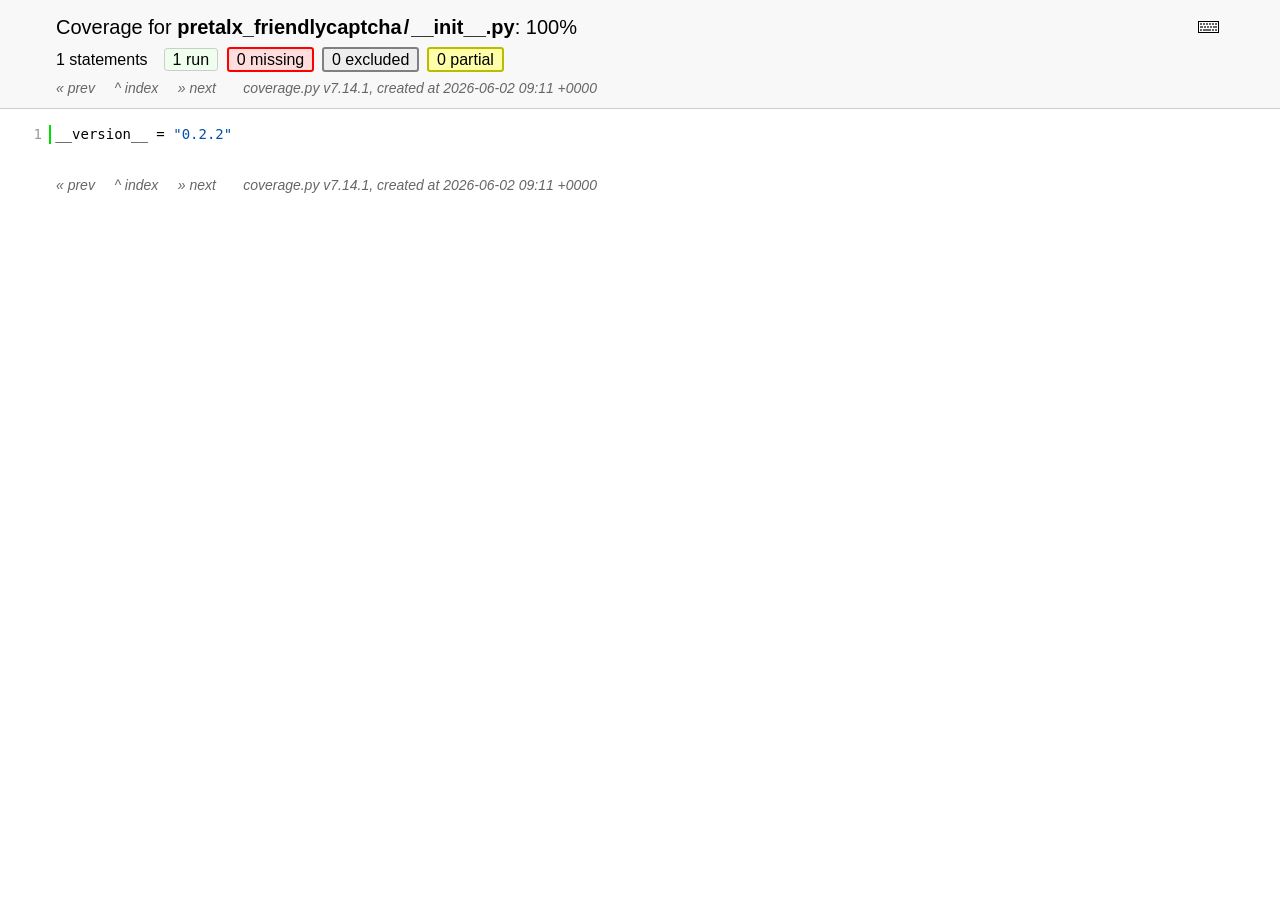
<file: htmlcov/z_dc4f2244247eca9b___init___py.html>
<!DOCTYPE html>
<html lang="en">
<head>
    <meta http-equiv="Content-Type" content="text/html; charset=utf-8">
    <title>Coverage for pretalx_friendlycaptcha/__init__.py: 100%</title>
    <link rel="icon" sizes="32x32" href="favicon_32_cb_c827f16f.png">
    <link rel="stylesheet" href="style_cb_4667309f.css" type="text/css">
    <script src="coverage_html_cb_dd2e7eb5.js" defer></script>
</head>
<body class="pyfile">
<header>
    <div class="content">
        <h1>
            <span class="text">Coverage for </span><b>pretalx_friendlycaptcha<span class="sep">/</span>__init__.py</b>:
            <span class="pc_cov">100%</span>
        </h1>
        <aside id="help_panel_wrapper">
            <input id="help_panel_state" type="checkbox">
            <label for="help_panel_state">
                <img id="keyboard_icon" src="keybd_closed_cb_900cfef5.png" alt="Show/hide keyboard shortcuts">
            </label>
            <div id="help_panel">
                <p class="legend">Shortcuts on this page</p>
                <div class="keyhelp">
                    <p>
                        <kbd>r</kbd>
                        <kbd>m</kbd>
                        <kbd>x</kbd>
                        <kbd>p</kbd>
                        &nbsp; toggle line displays
                    </p>
                    <p>
                        <kbd>j</kbd>
                        <kbd>k</kbd>
                        &nbsp; next/prev highlighted chunk
                    </p>
                    <p>
                        <kbd>0</kbd> &nbsp; (zero) top of page
                    </p>
                    <p>
                        <kbd>1</kbd> &nbsp; (one) first highlighted chunk
                    </p>
                    <p>
                        <kbd>[</kbd>
                        <kbd>]</kbd>
                        &nbsp; prev/next file
                    </p>
                    <p>
                        <kbd>u</kbd> &nbsp; up to the index
                    </p>
                    <p>
                        <kbd>?</kbd> &nbsp; show/hide this help
                    </p>
                </div>
            </div>
        </aside>
        <h2>
            <span class="text">1 statements &nbsp;</span>
            <button type="button" class="run button_toggle_run" value="run" data-shortcut="r" title="Toggle lines run">1<span class="text"> run</span></button>
            <button type="button" class="mis show_mis button_toggle_mis" value="mis" data-shortcut="m" title="Toggle lines missing">0<span class="text"> missing</span></button>
            <button type="button" class="exc show_exc button_toggle_exc" value="exc" data-shortcut="x" title="Toggle lines excluded">0<span class="text"> excluded</span></button>
            <button type="button" class="par run show_par button_toggle_par" value="par" data-shortcut="p" title="Toggle lines partially run">0<span class="text"> partial</span></button>
        </h2>
        <p class="text">
            <a id="prevFileLink" class="nav" href="index.html">&#xab; prev</a> &nbsp; &nbsp;
            <a id="indexLink" class="nav" href="index.html">&Hat; index</a> &nbsp; &nbsp;
            <a id="nextFileLink" class="nav" href="z_dc4f2244247eca9b_apps_py.html">&#xbb; next</a>
            &nbsp; &nbsp; &nbsp;
            <a class="nav" href="https://coverage.readthedocs.io/en/7.14.1">coverage.py v7.14.1</a>,
            created at 2026-06-02 09:11 +0000
        </p>
        <aside class="hidden">
            <button type="button" class="button_next_chunk" data-shortcut="j"></button>
            <button type="button" class="button_prev_chunk" data-shortcut="k"></button>
            <button type="button" class="button_top_of_page" data-shortcut="0"></button>
            <button type="button" class="button_first_chunk" data-shortcut="1"></button>
            <button type="button" class="button_prev_file" data-shortcut="["></button>
            <button type="button" class="button_next_file" data-shortcut="]"></button>
            <button type="button" class="button_to_index" data-shortcut="u"></button>
            <button type="button" class="button_show_hide_help" data-shortcut="?"></button>
        </aside>
    </div>
</header>
<main id="source">
    <p class="run"><span class="n"><a id="t1" href="#t1">1</a></span><span class="t"><span class="nam">__version__</span> <span class="op">=</span> <span class="str">"0.2.2"</span>&nbsp;</span><span class="r"></span></p>
</main>
<footer>
    <div class="content">
        <p>
            <a class="nav" href="index.html">&#xab; prev</a> &nbsp; &nbsp;
            <a class="nav" href="index.html">&Hat; index</a> &nbsp; &nbsp;
            <a class="nav" href="z_dc4f2244247eca9b_apps_py.html">&#xbb; next</a>
            &nbsp; &nbsp; &nbsp;
            <a class="nav" href="https://coverage.readthedocs.io/en/7.14.1">coverage.py v7.14.1</a>,
            created at 2026-06-02 09:11 +0000
        </p>
    </div>
</footer>
</body>
</html>
</file>
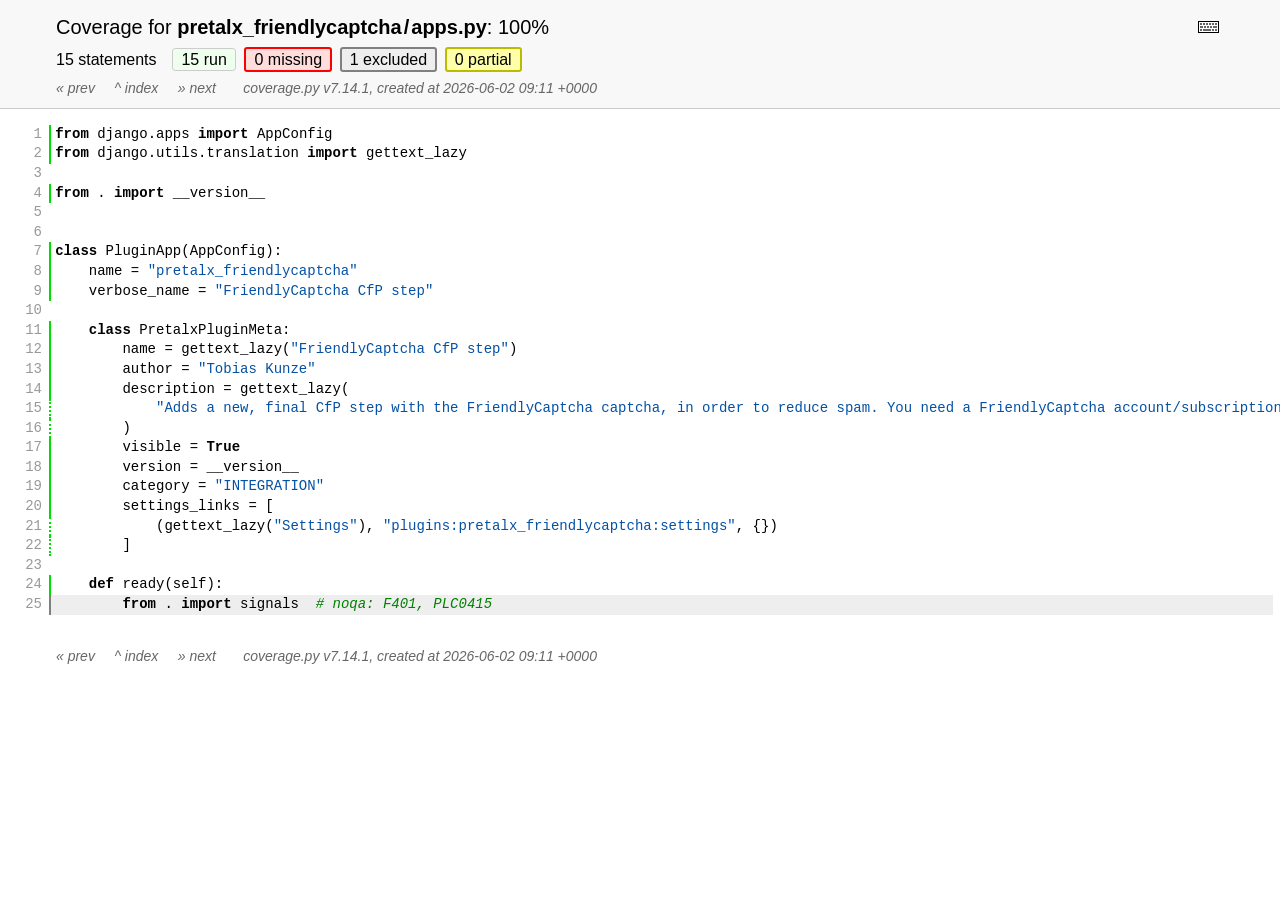
<file: htmlcov/z_dc4f2244247eca9b_apps_py.html>
<!DOCTYPE html>
<html lang="en">
<head>
    <meta http-equiv="Content-Type" content="text/html; charset=utf-8">
    <title>Coverage for pretalx_friendlycaptcha/apps.py: 100%</title>
    <link rel="icon" sizes="32x32" href="favicon_32_cb_c827f16f.png">
    <link rel="stylesheet" href="style_cb_4667309f.css" type="text/css">
    <script src="coverage_html_cb_dd2e7eb5.js" defer></script>
</head>
<body class="pyfile">
<header>
    <div class="content">
        <h1>
            <span class="text">Coverage for </span><b>pretalx_friendlycaptcha<span class="sep">/</span>apps.py</b>:
            <span class="pc_cov">100%</span>
        </h1>
        <aside id="help_panel_wrapper">
            <input id="help_panel_state" type="checkbox">
            <label for="help_panel_state">
                <img id="keyboard_icon" src="keybd_closed_cb_900cfef5.png" alt="Show/hide keyboard shortcuts">
            </label>
            <div id="help_panel">
                <p class="legend">Shortcuts on this page</p>
                <div class="keyhelp">
                    <p>
                        <kbd>r</kbd>
                        <kbd>m</kbd>
                        <kbd>x</kbd>
                        <kbd>p</kbd>
                        &nbsp; toggle line displays
                    </p>
                    <p>
                        <kbd>j</kbd>
                        <kbd>k</kbd>
                        &nbsp; next/prev highlighted chunk
                    </p>
                    <p>
                        <kbd>0</kbd> &nbsp; (zero) top of page
                    </p>
                    <p>
                        <kbd>1</kbd> &nbsp; (one) first highlighted chunk
                    </p>
                    <p>
                        <kbd>[</kbd>
                        <kbd>]</kbd>
                        &nbsp; prev/next file
                    </p>
                    <p>
                        <kbd>u</kbd> &nbsp; up to the index
                    </p>
                    <p>
                        <kbd>?</kbd> &nbsp; show/hide this help
                    </p>
                </div>
            </div>
        </aside>
        <h2>
            <span class="text">15 statements &nbsp;</span>
            <button type="button" class="run button_toggle_run" value="run" data-shortcut="r" title="Toggle lines run">15<span class="text"> run</span></button>
            <button type="button" class="mis show_mis button_toggle_mis" value="mis" data-shortcut="m" title="Toggle lines missing">0<span class="text"> missing</span></button>
            <button type="button" class="exc show_exc button_toggle_exc" value="exc" data-shortcut="x" title="Toggle lines excluded">1<span class="text"> excluded</span></button>
            <button type="button" class="par run show_par button_toggle_par" value="par" data-shortcut="p" title="Toggle lines partially run">0<span class="text"> partial</span></button>
        </h2>
        <p class="text">
            <a id="prevFileLink" class="nav" href="z_dc4f2244247eca9b___init___py.html">&#xab; prev</a> &nbsp; &nbsp;
            <a id="indexLink" class="nav" href="index.html">&Hat; index</a> &nbsp; &nbsp;
            <a id="nextFileLink" class="nav" href="z_dc4f2244247eca9b_forms_py.html">&#xbb; next</a>
            &nbsp; &nbsp; &nbsp;
            <a class="nav" href="https://coverage.readthedocs.io/en/7.14.1">coverage.py v7.14.1</a>,
            created at 2026-06-02 09:11 +0000
        </p>
        <aside class="hidden">
            <button type="button" class="button_next_chunk" data-shortcut="j"></button>
            <button type="button" class="button_prev_chunk" data-shortcut="k"></button>
            <button type="button" class="button_top_of_page" data-shortcut="0"></button>
            <button type="button" class="button_first_chunk" data-shortcut="1"></button>
            <button type="button" class="button_prev_file" data-shortcut="["></button>
            <button type="button" class="button_next_file" data-shortcut="]"></button>
            <button type="button" class="button_to_index" data-shortcut="u"></button>
            <button type="button" class="button_show_hide_help" data-shortcut="?"></button>
        </aside>
    </div>
</header>
<main id="source">
    <p class="run"><span class="n"><a id="t1" href="#t1">1</a></span><span class="t"><span class="key">from</span> <span class="nam">django</span><span class="op">.</span><span class="nam">apps</span> <span class="key">import</span> <span class="nam">AppConfig</span>&nbsp;</span><span class="r"></span></p>
    <p class="run"><span class="n"><a id="t2" href="#t2">2</a></span><span class="t"><span class="key">from</span> <span class="nam">django</span><span class="op">.</span><span class="nam">utils</span><span class="op">.</span><span class="nam">translation</span> <span class="key">import</span> <span class="nam">gettext_lazy</span>&nbsp;</span><span class="r"></span></p>
    <p class="pln"><span class="n"><a id="t3" href="#t3">3</a></span><span class="t">&nbsp;</span><span class="r"></span></p>
    <p class="run"><span class="n"><a id="t4" href="#t4">4</a></span><span class="t"><span class="key">from</span> <span class="op">.</span> <span class="key">import</span> <span class="nam">__version__</span>&nbsp;</span><span class="r"></span></p>
    <p class="pln"><span class="n"><a id="t5" href="#t5">5</a></span><span class="t">&nbsp;</span><span class="r"></span></p>
    <p class="pln"><span class="n"><a id="t6" href="#t6">6</a></span><span class="t">&nbsp;</span><span class="r"></span></p>
    <p class="run"><span class="n"><a id="t7" href="#t7">7</a></span><span class="t"><span class="key">class</span> <span class="nam">PluginApp</span><span class="op">(</span><span class="nam">AppConfig</span><span class="op">)</span><span class="op">:</span>&nbsp;</span><span class="r"></span></p>
    <p class="run"><span class="n"><a id="t8" href="#t8">8</a></span><span class="t">    <span class="nam">name</span> <span class="op">=</span> <span class="str">"pretalx_friendlycaptcha"</span>&nbsp;</span><span class="r"></span></p>
    <p class="run"><span class="n"><a id="t9" href="#t9">9</a></span><span class="t">    <span class="nam">verbose_name</span> <span class="op">=</span> <span class="str">"FriendlyCaptcha CfP step"</span>&nbsp;</span><span class="r"></span></p>
    <p class="pln"><span class="n"><a id="t10" href="#t10">10</a></span><span class="t">&nbsp;</span><span class="r"></span></p>
    <p class="run"><span class="n"><a id="t11" href="#t11">11</a></span><span class="t">    <span class="key">class</span> <span class="nam">PretalxPluginMeta</span><span class="op">:</span>&nbsp;</span><span class="r"></span></p>
    <p class="run"><span class="n"><a id="t12" href="#t12">12</a></span><span class="t">        <span class="nam">name</span> <span class="op">=</span> <span class="nam">gettext_lazy</span><span class="op">(</span><span class="str">"FriendlyCaptcha CfP step"</span><span class="op">)</span>&nbsp;</span><span class="r"></span></p>
    <p class="run"><span class="n"><a id="t13" href="#t13">13</a></span><span class="t">        <span class="nam">author</span> <span class="op">=</span> <span class="str">"Tobias Kunze"</span>&nbsp;</span><span class="r"></span></p>
    <p class="run"><span class="n"><a id="t14" href="#t14">14</a></span><span class="t">        <span class="nam">description</span> <span class="op">=</span> <span class="nam">gettext_lazy</span><span class="op">(</span>&nbsp;</span><span class="r"></span></p>
    <p class="run run2"><span class="n"><a id="t15" href="#t15">15</a></span><span class="t">            <span class="str">"Adds a new, final CfP step with the FriendlyCaptcha captcha, in order to reduce spam. You need a FriendlyCaptcha account/subscription to use this plugin."</span>&nbsp;</span><span class="r"></span></p>
    <p class="run run2"><span class="n"><a id="t16" href="#t16">16</a></span><span class="t">        <span class="op">)</span>&nbsp;</span><span class="r"></span></p>
    <p class="run"><span class="n"><a id="t17" href="#t17">17</a></span><span class="t">        <span class="nam">visible</span> <span class="op">=</span> <span class="key">True</span>&nbsp;</span><span class="r"></span></p>
    <p class="run"><span class="n"><a id="t18" href="#t18">18</a></span><span class="t">        <span class="nam">version</span> <span class="op">=</span> <span class="nam">__version__</span>&nbsp;</span><span class="r"></span></p>
    <p class="run"><span class="n"><a id="t19" href="#t19">19</a></span><span class="t">        <span class="nam">category</span> <span class="op">=</span> <span class="str">"INTEGRATION"</span>&nbsp;</span><span class="r"></span></p>
    <p class="run"><span class="n"><a id="t20" href="#t20">20</a></span><span class="t">        <span class="nam">settings_links</span> <span class="op">=</span> <span class="op">[</span>&nbsp;</span><span class="r"></span></p>
    <p class="run run2"><span class="n"><a id="t21" href="#t21">21</a></span><span class="t">            <span class="op">(</span><span class="nam">gettext_lazy</span><span class="op">(</span><span class="str">"Settings"</span><span class="op">)</span><span class="op">,</span> <span class="str">"plugins:pretalx_friendlycaptcha:settings"</span><span class="op">,</span> <span class="op">{</span><span class="op">}</span><span class="op">)</span>&nbsp;</span><span class="r"></span></p>
    <p class="run run2"><span class="n"><a id="t22" href="#t22">22</a></span><span class="t">        <span class="op">]</span>&nbsp;</span><span class="r"></span></p>
    <p class="pln"><span class="n"><a id="t23" href="#t23">23</a></span><span class="t">&nbsp;</span><span class="r"></span></p>
    <p class="run"><span class="n"><a id="t24" href="#t24">24</a></span><span class="t">    <span class="key">def</span> <span class="nam">ready</span><span class="op">(</span><span class="nam">self</span><span class="op">)</span><span class="op">:</span>&nbsp;</span><span class="r"></span></p>
    <p class="exc show_exc"><span class="n"><a id="t25" href="#t25">25</a></span><span class="t">        <span class="key">from</span> <span class="op">.</span> <span class="key">import</span> <span class="nam">signals</span>  <span class="com"># noqa: F401, PLC0415</span>&nbsp;</span><span class="r"></span></p>
</main>
<footer>
    <div class="content">
        <p>
            <a class="nav" href="z_dc4f2244247eca9b___init___py.html">&#xab; prev</a> &nbsp; &nbsp;
            <a class="nav" href="index.html">&Hat; index</a> &nbsp; &nbsp;
            <a class="nav" href="z_dc4f2244247eca9b_forms_py.html">&#xbb; next</a>
            &nbsp; &nbsp; &nbsp;
            <a class="nav" href="https://coverage.readthedocs.io/en/7.14.1">coverage.py v7.14.1</a>,
            created at 2026-06-02 09:11 +0000
        </p>
    </div>
</footer>
</body>
</html>
</file>
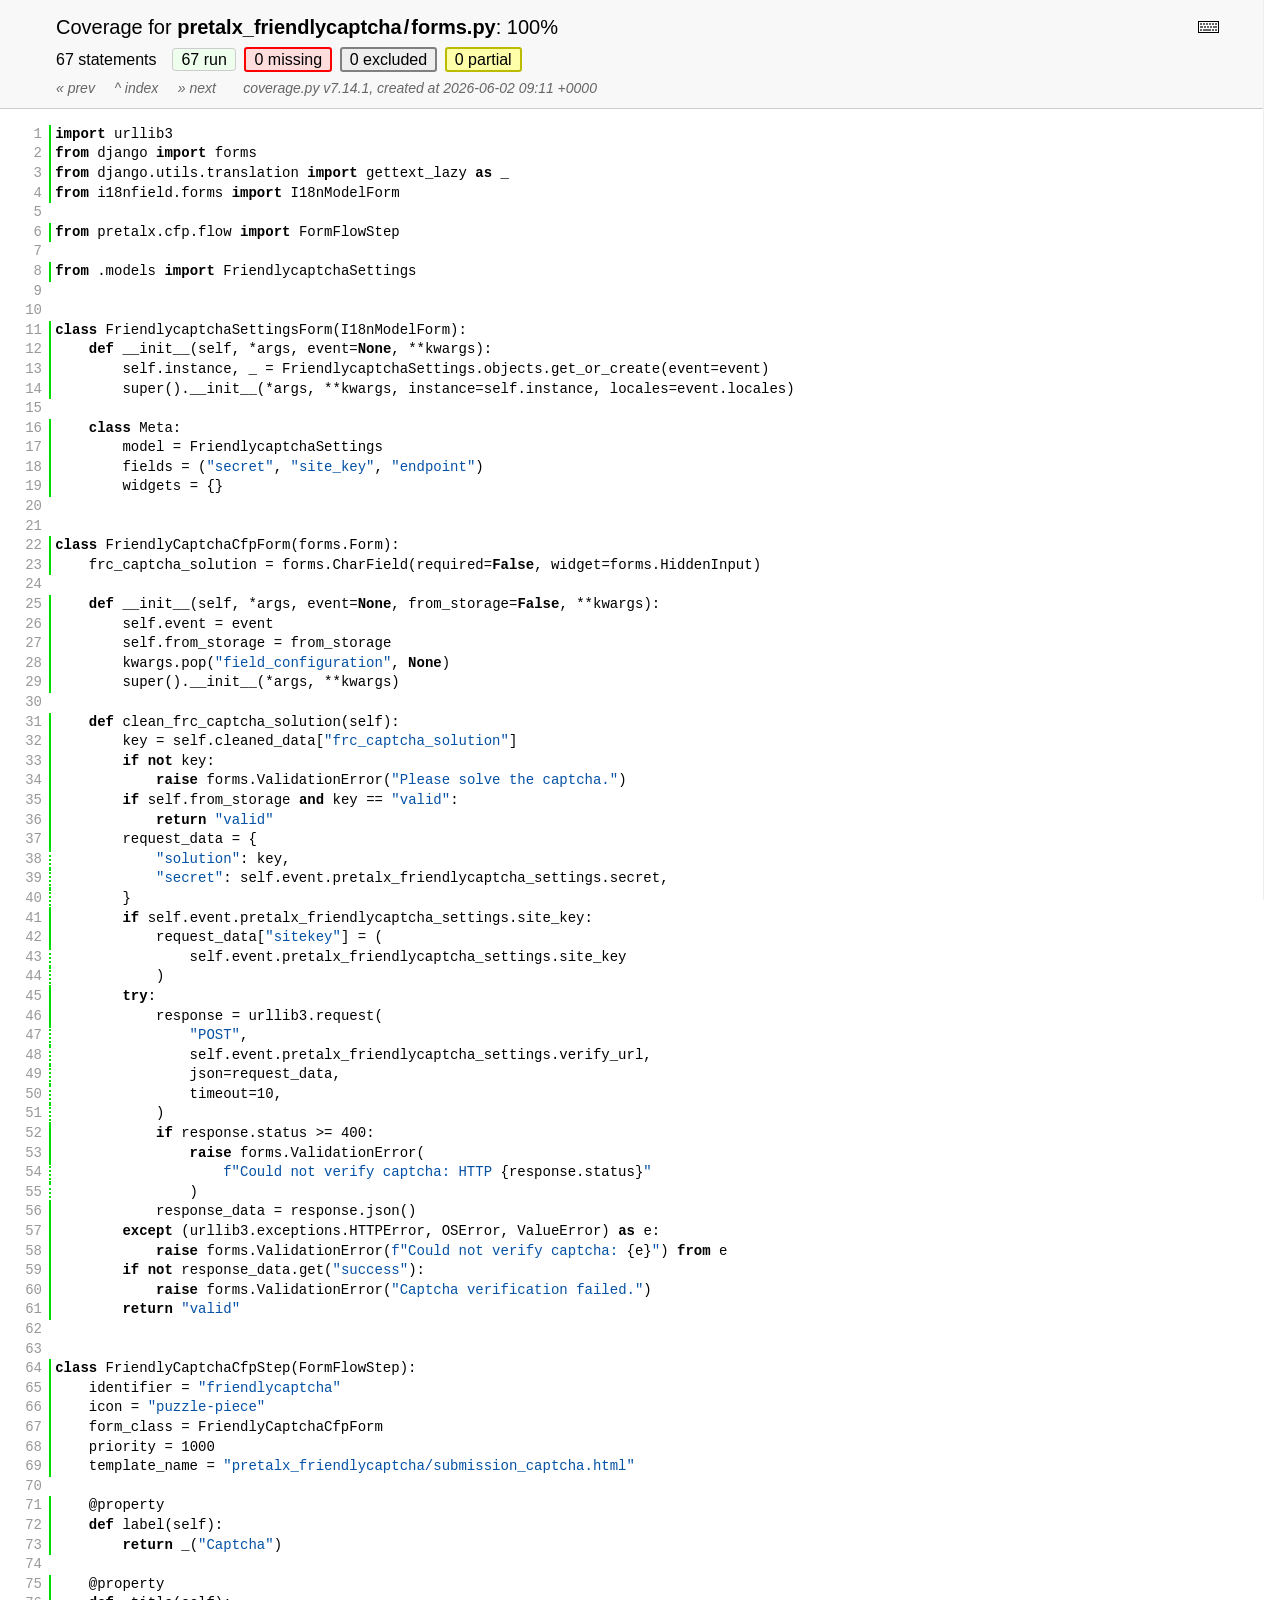
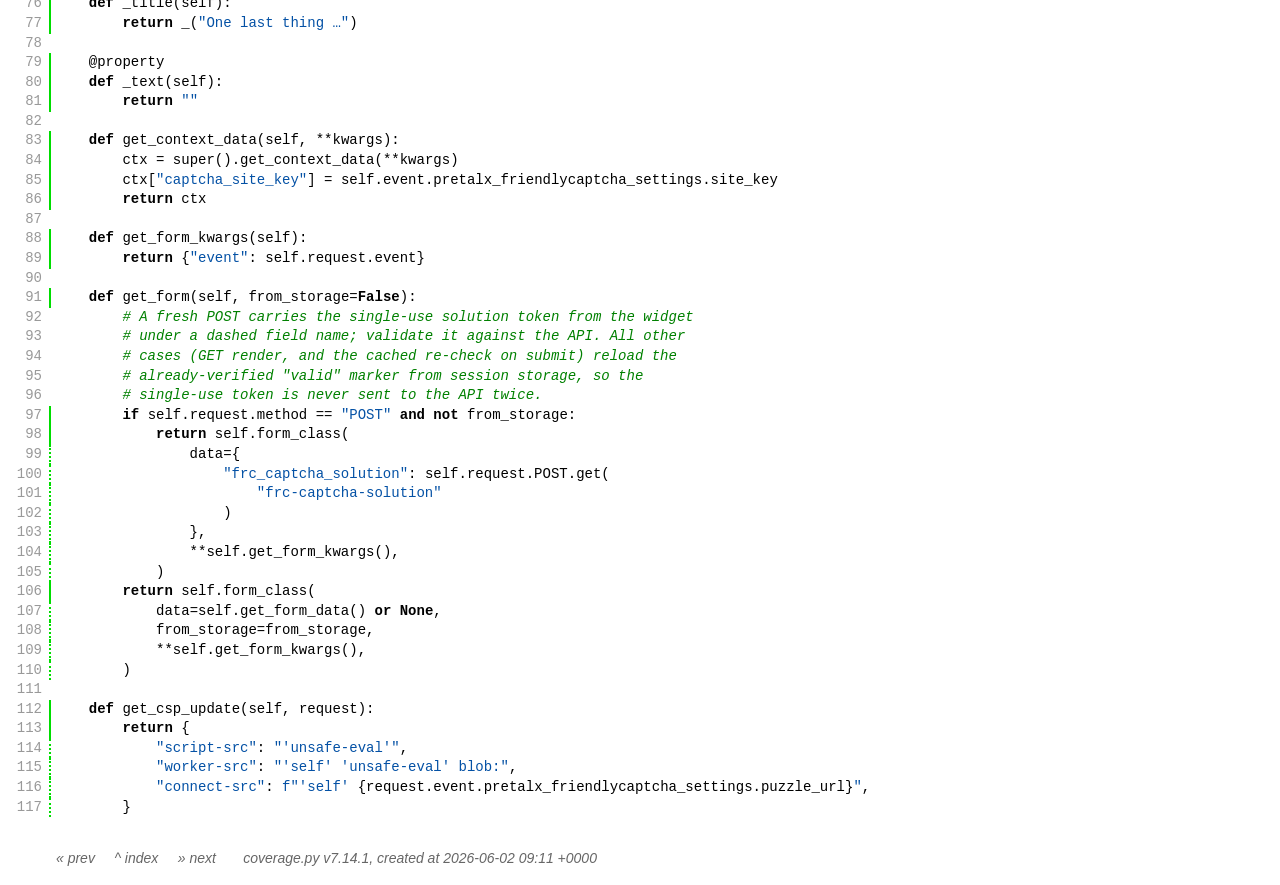
<file: htmlcov/z_dc4f2244247eca9b_forms_py.html>
<!DOCTYPE html>
<html lang="en">
<head>
    <meta http-equiv="Content-Type" content="text/html; charset=utf-8">
    <title>Coverage for pretalx_friendlycaptcha/forms.py: 100%</title>
    <link rel="icon" sizes="32x32" href="favicon_32_cb_c827f16f.png">
    <link rel="stylesheet" href="style_cb_4667309f.css" type="text/css">
    <script src="coverage_html_cb_dd2e7eb5.js" defer></script>
</head>
<body class="pyfile">
<header>
    <div class="content">
        <h1>
            <span class="text">Coverage for </span><b>pretalx_friendlycaptcha<span class="sep">/</span>forms.py</b>:
            <span class="pc_cov">100%</span>
        </h1>
        <aside id="help_panel_wrapper">
            <input id="help_panel_state" type="checkbox">
            <label for="help_panel_state">
                <img id="keyboard_icon" src="keybd_closed_cb_900cfef5.png" alt="Show/hide keyboard shortcuts">
            </label>
            <div id="help_panel">
                <p class="legend">Shortcuts on this page</p>
                <div class="keyhelp">
                    <p>
                        <kbd>r</kbd>
                        <kbd>m</kbd>
                        <kbd>x</kbd>
                        <kbd>p</kbd>
                        &nbsp; toggle line displays
                    </p>
                    <p>
                        <kbd>j</kbd>
                        <kbd>k</kbd>
                        &nbsp; next/prev highlighted chunk
                    </p>
                    <p>
                        <kbd>0</kbd> &nbsp; (zero) top of page
                    </p>
                    <p>
                        <kbd>1</kbd> &nbsp; (one) first highlighted chunk
                    </p>
                    <p>
                        <kbd>[</kbd>
                        <kbd>]</kbd>
                        &nbsp; prev/next file
                    </p>
                    <p>
                        <kbd>u</kbd> &nbsp; up to the index
                    </p>
                    <p>
                        <kbd>?</kbd> &nbsp; show/hide this help
                    </p>
                </div>
            </div>
        </aside>
        <h2>
            <span class="text">67 statements &nbsp;</span>
            <button type="button" class="run button_toggle_run" value="run" data-shortcut="r" title="Toggle lines run">67<span class="text"> run</span></button>
            <button type="button" class="mis show_mis button_toggle_mis" value="mis" data-shortcut="m" title="Toggle lines missing">0<span class="text"> missing</span></button>
            <button type="button" class="exc show_exc button_toggle_exc" value="exc" data-shortcut="x" title="Toggle lines excluded">0<span class="text"> excluded</span></button>
            <button type="button" class="par run show_par button_toggle_par" value="par" data-shortcut="p" title="Toggle lines partially run">0<span class="text"> partial</span></button>
        </h2>
        <p class="text">
            <a id="prevFileLink" class="nav" href="z_dc4f2244247eca9b_apps_py.html">&#xab; prev</a> &nbsp; &nbsp;
            <a id="indexLink" class="nav" href="index.html">&Hat; index</a> &nbsp; &nbsp;
            <a id="nextFileLink" class="nav" href="z_dc4f2244247eca9b_models_py.html">&#xbb; next</a>
            &nbsp; &nbsp; &nbsp;
            <a class="nav" href="https://coverage.readthedocs.io/en/7.14.1">coverage.py v7.14.1</a>,
            created at 2026-06-02 09:11 +0000
        </p>
        <aside class="hidden">
            <button type="button" class="button_next_chunk" data-shortcut="j"></button>
            <button type="button" class="button_prev_chunk" data-shortcut="k"></button>
            <button type="button" class="button_top_of_page" data-shortcut="0"></button>
            <button type="button" class="button_first_chunk" data-shortcut="1"></button>
            <button type="button" class="button_prev_file" data-shortcut="["></button>
            <button type="button" class="button_next_file" data-shortcut="]"></button>
            <button type="button" class="button_to_index" data-shortcut="u"></button>
            <button type="button" class="button_show_hide_help" data-shortcut="?"></button>
        </aside>
    </div>
</header>
<main id="source">
    <p class="run"><span class="n"><a id="t1" href="#t1">1</a></span><span class="t"><span class="key">import</span> <span class="nam">urllib3</span>&nbsp;</span><span class="r"></span></p>
    <p class="run"><span class="n"><a id="t2" href="#t2">2</a></span><span class="t"><span class="key">from</span> <span class="nam">django</span> <span class="key">import</span> <span class="nam">forms</span>&nbsp;</span><span class="r"></span></p>
    <p class="run"><span class="n"><a id="t3" href="#t3">3</a></span><span class="t"><span class="key">from</span> <span class="nam">django</span><span class="op">.</span><span class="nam">utils</span><span class="op">.</span><span class="nam">translation</span> <span class="key">import</span> <span class="nam">gettext_lazy</span> <span class="key">as</span> <span class="nam">_</span>&nbsp;</span><span class="r"></span></p>
    <p class="run"><span class="n"><a id="t4" href="#t4">4</a></span><span class="t"><span class="key">from</span> <span class="nam">i18nfield</span><span class="op">.</span><span class="nam">forms</span> <span class="key">import</span> <span class="nam">I18nModelForm</span>&nbsp;</span><span class="r"></span></p>
    <p class="pln"><span class="n"><a id="t5" href="#t5">5</a></span><span class="t">&nbsp;</span><span class="r"></span></p>
    <p class="run"><span class="n"><a id="t6" href="#t6">6</a></span><span class="t"><span class="key">from</span> <span class="nam">pretalx</span><span class="op">.</span><span class="nam">cfp</span><span class="op">.</span><span class="nam">flow</span> <span class="key">import</span> <span class="nam">FormFlowStep</span>&nbsp;</span><span class="r"></span></p>
    <p class="pln"><span class="n"><a id="t7" href="#t7">7</a></span><span class="t">&nbsp;</span><span class="r"></span></p>
    <p class="run"><span class="n"><a id="t8" href="#t8">8</a></span><span class="t"><span class="key">from</span> <span class="op">.</span><span class="nam">models</span> <span class="key">import</span> <span class="nam">FriendlycaptchaSettings</span>&nbsp;</span><span class="r"></span></p>
    <p class="pln"><span class="n"><a id="t9" href="#t9">9</a></span><span class="t">&nbsp;</span><span class="r"></span></p>
    <p class="pln"><span class="n"><a id="t10" href="#t10">10</a></span><span class="t">&nbsp;</span><span class="r"></span></p>
    <p class="run"><span class="n"><a id="t11" href="#t11">11</a></span><span class="t"><span class="key">class</span> <span class="nam">FriendlycaptchaSettingsForm</span><span class="op">(</span><span class="nam">I18nModelForm</span><span class="op">)</span><span class="op">:</span>&nbsp;</span><span class="r"></span></p>
    <p class="run"><span class="n"><a id="t12" href="#t12">12</a></span><span class="t">    <span class="key">def</span> <span class="nam">__init__</span><span class="op">(</span><span class="nam">self</span><span class="op">,</span> <span class="op">*</span><span class="nam">args</span><span class="op">,</span> <span class="nam">event</span><span class="op">=</span><span class="key">None</span><span class="op">,</span> <span class="op">**</span><span class="nam">kwargs</span><span class="op">)</span><span class="op">:</span>&nbsp;</span><span class="r"></span></p>
    <p class="run"><span class="n"><a id="t13" href="#t13">13</a></span><span class="t">        <span class="nam">self</span><span class="op">.</span><span class="nam">instance</span><span class="op">,</span> <span class="nam">_</span> <span class="op">=</span> <span class="nam">FriendlycaptchaSettings</span><span class="op">.</span><span class="nam">objects</span><span class="op">.</span><span class="nam">get_or_create</span><span class="op">(</span><span class="nam">event</span><span class="op">=</span><span class="nam">event</span><span class="op">)</span>&nbsp;</span><span class="r"></span></p>
    <p class="run"><span class="n"><a id="t14" href="#t14">14</a></span><span class="t">        <span class="nam">super</span><span class="op">(</span><span class="op">)</span><span class="op">.</span><span class="nam">__init__</span><span class="op">(</span><span class="op">*</span><span class="nam">args</span><span class="op">,</span> <span class="op">**</span><span class="nam">kwargs</span><span class="op">,</span> <span class="nam">instance</span><span class="op">=</span><span class="nam">self</span><span class="op">.</span><span class="nam">instance</span><span class="op">,</span> <span class="nam">locales</span><span class="op">=</span><span class="nam">event</span><span class="op">.</span><span class="nam">locales</span><span class="op">)</span>&nbsp;</span><span class="r"></span></p>
    <p class="pln"><span class="n"><a id="t15" href="#t15">15</a></span><span class="t">&nbsp;</span><span class="r"></span></p>
    <p class="run"><span class="n"><a id="t16" href="#t16">16</a></span><span class="t">    <span class="key">class</span> <span class="nam">Meta</span><span class="op">:</span>&nbsp;</span><span class="r"></span></p>
    <p class="run"><span class="n"><a id="t17" href="#t17">17</a></span><span class="t">        <span class="nam">model</span> <span class="op">=</span> <span class="nam">FriendlycaptchaSettings</span>&nbsp;</span><span class="r"></span></p>
    <p class="run"><span class="n"><a id="t18" href="#t18">18</a></span><span class="t">        <span class="nam">fields</span> <span class="op">=</span> <span class="op">(</span><span class="str">"secret"</span><span class="op">,</span> <span class="str">"site_key"</span><span class="op">,</span> <span class="str">"endpoint"</span><span class="op">)</span>&nbsp;</span><span class="r"></span></p>
    <p class="run"><span class="n"><a id="t19" href="#t19">19</a></span><span class="t">        <span class="nam">widgets</span> <span class="op">=</span> <span class="op">{</span><span class="op">}</span>&nbsp;</span><span class="r"></span></p>
    <p class="pln"><span class="n"><a id="t20" href="#t20">20</a></span><span class="t">&nbsp;</span><span class="r"></span></p>
    <p class="pln"><span class="n"><a id="t21" href="#t21">21</a></span><span class="t">&nbsp;</span><span class="r"></span></p>
    <p class="run"><span class="n"><a id="t22" href="#t22">22</a></span><span class="t"><span class="key">class</span> <span class="nam">FriendlyCaptchaCfpForm</span><span class="op">(</span><span class="nam">forms</span><span class="op">.</span><span class="nam">Form</span><span class="op">)</span><span class="op">:</span>&nbsp;</span><span class="r"></span></p>
    <p class="run"><span class="n"><a id="t23" href="#t23">23</a></span><span class="t">    <span class="nam">frc_captcha_solution</span> <span class="op">=</span> <span class="nam">forms</span><span class="op">.</span><span class="nam">CharField</span><span class="op">(</span><span class="nam">required</span><span class="op">=</span><span class="key">False</span><span class="op">,</span> <span class="nam">widget</span><span class="op">=</span><span class="nam">forms</span><span class="op">.</span><span class="nam">HiddenInput</span><span class="op">)</span>&nbsp;</span><span class="r"></span></p>
    <p class="pln"><span class="n"><a id="t24" href="#t24">24</a></span><span class="t">&nbsp;</span><span class="r"></span></p>
    <p class="run"><span class="n"><a id="t25" href="#t25">25</a></span><span class="t">    <span class="key">def</span> <span class="nam">__init__</span><span class="op">(</span><span class="nam">self</span><span class="op">,</span> <span class="op">*</span><span class="nam">args</span><span class="op">,</span> <span class="nam">event</span><span class="op">=</span><span class="key">None</span><span class="op">,</span> <span class="nam">from_storage</span><span class="op">=</span><span class="key">False</span><span class="op">,</span> <span class="op">**</span><span class="nam">kwargs</span><span class="op">)</span><span class="op">:</span>&nbsp;</span><span class="r"></span></p>
    <p class="run"><span class="n"><a id="t26" href="#t26">26</a></span><span class="t">        <span class="nam">self</span><span class="op">.</span><span class="nam">event</span> <span class="op">=</span> <span class="nam">event</span>&nbsp;</span><span class="r"></span></p>
    <p class="run"><span class="n"><a id="t27" href="#t27">27</a></span><span class="t">        <span class="nam">self</span><span class="op">.</span><span class="nam">from_storage</span> <span class="op">=</span> <span class="nam">from_storage</span>&nbsp;</span><span class="r"></span></p>
    <p class="run"><span class="n"><a id="t28" href="#t28">28</a></span><span class="t">        <span class="nam">kwargs</span><span class="op">.</span><span class="nam">pop</span><span class="op">(</span><span class="str">"field_configuration"</span><span class="op">,</span> <span class="key">None</span><span class="op">)</span>&nbsp;</span><span class="r"></span></p>
    <p class="run"><span class="n"><a id="t29" href="#t29">29</a></span><span class="t">        <span class="nam">super</span><span class="op">(</span><span class="op">)</span><span class="op">.</span><span class="nam">__init__</span><span class="op">(</span><span class="op">*</span><span class="nam">args</span><span class="op">,</span> <span class="op">**</span><span class="nam">kwargs</span><span class="op">)</span>&nbsp;</span><span class="r"></span></p>
    <p class="pln"><span class="n"><a id="t30" href="#t30">30</a></span><span class="t">&nbsp;</span><span class="r"></span></p>
    <p class="run"><span class="n"><a id="t31" href="#t31">31</a></span><span class="t">    <span class="key">def</span> <span class="nam">clean_frc_captcha_solution</span><span class="op">(</span><span class="nam">self</span><span class="op">)</span><span class="op">:</span>&nbsp;</span><span class="r"></span></p>
    <p class="run"><span class="n"><a id="t32" href="#t32">32</a></span><span class="t">        <span class="nam">key</span> <span class="op">=</span> <span class="nam">self</span><span class="op">.</span><span class="nam">cleaned_data</span><span class="op">[</span><span class="str">"frc_captcha_solution"</span><span class="op">]</span>&nbsp;</span><span class="r"></span></p>
    <p class="run"><span class="n"><a id="t33" href="#t33">33</a></span><span class="t">        <span class="key">if</span> <span class="key">not</span> <span class="nam">key</span><span class="op">:</span>&nbsp;</span><span class="r"></span></p>
    <p class="run"><span class="n"><a id="t34" href="#t34">34</a></span><span class="t">            <span class="key">raise</span> <span class="nam">forms</span><span class="op">.</span><span class="nam">ValidationError</span><span class="op">(</span><span class="str">"Please solve the captcha."</span><span class="op">)</span>&nbsp;</span><span class="r"></span></p>
    <p class="run"><span class="n"><a id="t35" href="#t35">35</a></span><span class="t">        <span class="key">if</span> <span class="nam">self</span><span class="op">.</span><span class="nam">from_storage</span> <span class="key">and</span> <span class="nam">key</span> <span class="op">==</span> <span class="str">"valid"</span><span class="op">:</span>&nbsp;</span><span class="r"></span></p>
    <p class="run"><span class="n"><a id="t36" href="#t36">36</a></span><span class="t">            <span class="key">return</span> <span class="str">"valid"</span>&nbsp;</span><span class="r"></span></p>
    <p class="run"><span class="n"><a id="t37" href="#t37">37</a></span><span class="t">        <span class="nam">request_data</span> <span class="op">=</span> <span class="op">{</span>&nbsp;</span><span class="r"></span></p>
    <p class="run run2"><span class="n"><a id="t38" href="#t38">38</a></span><span class="t">            <span class="str">"solution"</span><span class="op">:</span> <span class="nam">key</span><span class="op">,</span>&nbsp;</span><span class="r"></span></p>
    <p class="run run2"><span class="n"><a id="t39" href="#t39">39</a></span><span class="t">            <span class="str">"secret"</span><span class="op">:</span> <span class="nam">self</span><span class="op">.</span><span class="nam">event</span><span class="op">.</span><span class="nam">pretalx_friendlycaptcha_settings</span><span class="op">.</span><span class="nam">secret</span><span class="op">,</span>&nbsp;</span><span class="r"></span></p>
    <p class="run run2"><span class="n"><a id="t40" href="#t40">40</a></span><span class="t">        <span class="op">}</span>&nbsp;</span><span class="r"></span></p>
    <p class="run"><span class="n"><a id="t41" href="#t41">41</a></span><span class="t">        <span class="key">if</span> <span class="nam">self</span><span class="op">.</span><span class="nam">event</span><span class="op">.</span><span class="nam">pretalx_friendlycaptcha_settings</span><span class="op">.</span><span class="nam">site_key</span><span class="op">:</span>&nbsp;</span><span class="r"></span></p>
    <p class="run"><span class="n"><a id="t42" href="#t42">42</a></span><span class="t">            <span class="nam">request_data</span><span class="op">[</span><span class="str">"sitekey"</span><span class="op">]</span> <span class="op">=</span> <span class="op">(</span>&nbsp;</span><span class="r"></span></p>
    <p class="run run2"><span class="n"><a id="t43" href="#t43">43</a></span><span class="t">                <span class="nam">self</span><span class="op">.</span><span class="nam">event</span><span class="op">.</span><span class="nam">pretalx_friendlycaptcha_settings</span><span class="op">.</span><span class="nam">site_key</span>&nbsp;</span><span class="r"></span></p>
    <p class="run run2"><span class="n"><a id="t44" href="#t44">44</a></span><span class="t">            <span class="op">)</span>&nbsp;</span><span class="r"></span></p>
    <p class="run"><span class="n"><a id="t45" href="#t45">45</a></span><span class="t">        <span class="key">try</span><span class="op">:</span>&nbsp;</span><span class="r"></span></p>
    <p class="run"><span class="n"><a id="t46" href="#t46">46</a></span><span class="t">            <span class="nam">response</span> <span class="op">=</span> <span class="nam">urllib3</span><span class="op">.</span><span class="nam">request</span><span class="op">(</span>&nbsp;</span><span class="r"></span></p>
    <p class="run run2"><span class="n"><a id="t47" href="#t47">47</a></span><span class="t">                <span class="str">"POST"</span><span class="op">,</span>&nbsp;</span><span class="r"></span></p>
    <p class="run run2"><span class="n"><a id="t48" href="#t48">48</a></span><span class="t">                <span class="nam">self</span><span class="op">.</span><span class="nam">event</span><span class="op">.</span><span class="nam">pretalx_friendlycaptcha_settings</span><span class="op">.</span><span class="nam">verify_url</span><span class="op">,</span>&nbsp;</span><span class="r"></span></p>
    <p class="run run2"><span class="n"><a id="t49" href="#t49">49</a></span><span class="t">                <span class="nam">json</span><span class="op">=</span><span class="nam">request_data</span><span class="op">,</span>&nbsp;</span><span class="r"></span></p>
    <p class="run run2"><span class="n"><a id="t50" href="#t50">50</a></span><span class="t">                <span class="nam">timeout</span><span class="op">=</span><span class="num">10</span><span class="op">,</span>&nbsp;</span><span class="r"></span></p>
    <p class="run run2"><span class="n"><a id="t51" href="#t51">51</a></span><span class="t">            <span class="op">)</span>&nbsp;</span><span class="r"></span></p>
    <p class="run"><span class="n"><a id="t52" href="#t52">52</a></span><span class="t">            <span class="key">if</span> <span class="nam">response</span><span class="op">.</span><span class="nam">status</span> <span class="op">>=</span> <span class="num">400</span><span class="op">:</span>&nbsp;</span><span class="r"></span></p>
    <p class="run"><span class="n"><a id="t53" href="#t53">53</a></span><span class="t">                <span class="key">raise</span> <span class="nam">forms</span><span class="op">.</span><span class="nam">ValidationError</span><span class="op">(</span>&nbsp;</span><span class="r"></span></p>
    <p class="run run2"><span class="n"><a id="t54" href="#t54">54</a></span><span class="t">                    <span class="fst">f"</span><span class="fst">Could not verify captcha: HTTP </span><span class="op">{</span><span class="nam">response</span><span class="op">.</span><span class="nam">status</span><span class="op">}</span><span class="fst">"</span>&nbsp;</span><span class="r"></span></p>
    <p class="run run2"><span class="n"><a id="t55" href="#t55">55</a></span><span class="t">                <span class="op">)</span>&nbsp;</span><span class="r"></span></p>
    <p class="run"><span class="n"><a id="t56" href="#t56">56</a></span><span class="t">            <span class="nam">response_data</span> <span class="op">=</span> <span class="nam">response</span><span class="op">.</span><span class="nam">json</span><span class="op">(</span><span class="op">)</span>&nbsp;</span><span class="r"></span></p>
    <p class="run"><span class="n"><a id="t57" href="#t57">57</a></span><span class="t">        <span class="key">except</span> <span class="op">(</span><span class="nam">urllib3</span><span class="op">.</span><span class="nam">exceptions</span><span class="op">.</span><span class="nam">HTTPError</span><span class="op">,</span> <span class="nam">OSError</span><span class="op">,</span> <span class="nam">ValueError</span><span class="op">)</span> <span class="key">as</span> <span class="nam">e</span><span class="op">:</span>&nbsp;</span><span class="r"></span></p>
    <p class="run"><span class="n"><a id="t58" href="#t58">58</a></span><span class="t">            <span class="key">raise</span> <span class="nam">forms</span><span class="op">.</span><span class="nam">ValidationError</span><span class="op">(</span><span class="fst">f"</span><span class="fst">Could not verify captcha: </span><span class="op">{</span><span class="nam">e</span><span class="op">}</span><span class="fst">"</span><span class="op">)</span> <span class="key">from</span> <span class="nam">e</span>&nbsp;</span><span class="r"></span></p>
    <p class="run"><span class="n"><a id="t59" href="#t59">59</a></span><span class="t">        <span class="key">if</span> <span class="key">not</span> <span class="nam">response_data</span><span class="op">.</span><span class="nam">get</span><span class="op">(</span><span class="str">"success"</span><span class="op">)</span><span class="op">:</span>&nbsp;</span><span class="r"></span></p>
    <p class="run"><span class="n"><a id="t60" href="#t60">60</a></span><span class="t">            <span class="key">raise</span> <span class="nam">forms</span><span class="op">.</span><span class="nam">ValidationError</span><span class="op">(</span><span class="str">"Captcha verification failed."</span><span class="op">)</span>&nbsp;</span><span class="r"></span></p>
    <p class="run"><span class="n"><a id="t61" href="#t61">61</a></span><span class="t">        <span class="key">return</span> <span class="str">"valid"</span>&nbsp;</span><span class="r"></span></p>
    <p class="pln"><span class="n"><a id="t62" href="#t62">62</a></span><span class="t">&nbsp;</span><span class="r"></span></p>
    <p class="pln"><span class="n"><a id="t63" href="#t63">63</a></span><span class="t">&nbsp;</span><span class="r"></span></p>
    <p class="run"><span class="n"><a id="t64" href="#t64">64</a></span><span class="t"><span class="key">class</span> <span class="nam">FriendlyCaptchaCfpStep</span><span class="op">(</span><span class="nam">FormFlowStep</span><span class="op">)</span><span class="op">:</span>&nbsp;</span><span class="r"></span></p>
    <p class="run"><span class="n"><a id="t65" href="#t65">65</a></span><span class="t">    <span class="nam">identifier</span> <span class="op">=</span> <span class="str">"friendlycaptcha"</span>&nbsp;</span><span class="r"></span></p>
    <p class="run"><span class="n"><a id="t66" href="#t66">66</a></span><span class="t">    <span class="nam">icon</span> <span class="op">=</span> <span class="str">"puzzle-piece"</span>&nbsp;</span><span class="r"></span></p>
    <p class="run"><span class="n"><a id="t67" href="#t67">67</a></span><span class="t">    <span class="nam">form_class</span> <span class="op">=</span> <span class="nam">FriendlyCaptchaCfpForm</span>&nbsp;</span><span class="r"></span></p>
    <p class="run"><span class="n"><a id="t68" href="#t68">68</a></span><span class="t">    <span class="nam">priority</span> <span class="op">=</span> <span class="num">1000</span>&nbsp;</span><span class="r"></span></p>
    <p class="run"><span class="n"><a id="t69" href="#t69">69</a></span><span class="t">    <span class="nam">template_name</span> <span class="op">=</span> <span class="str">"pretalx_friendlycaptcha/submission_captcha.html"</span>&nbsp;</span><span class="r"></span></p>
    <p class="pln"><span class="n"><a id="t70" href="#t70">70</a></span><span class="t">&nbsp;</span><span class="r"></span></p>
    <p class="run"><span class="n"><a id="t71" href="#t71">71</a></span><span class="t">    <span class="op">@</span><span class="nam">property</span>&nbsp;</span><span class="r"></span></p>
    <p class="run"><span class="n"><a id="t72" href="#t72">72</a></span><span class="t">    <span class="key">def</span> <span class="nam">label</span><span class="op">(</span><span class="nam">self</span><span class="op">)</span><span class="op">:</span>&nbsp;</span><span class="r"></span></p>
    <p class="run"><span class="n"><a id="t73" href="#t73">73</a></span><span class="t">        <span class="key">return</span> <span class="nam">_</span><span class="op">(</span><span class="str">"Captcha"</span><span class="op">)</span>&nbsp;</span><span class="r"></span></p>
    <p class="pln"><span class="n"><a id="t74" href="#t74">74</a></span><span class="t">&nbsp;</span><span class="r"></span></p>
    <p class="run"><span class="n"><a id="t75" href="#t75">75</a></span><span class="t">    <span class="op">@</span><span class="nam">property</span>&nbsp;</span><span class="r"></span></p>
    <p class="run"><span class="n"><a id="t76" href="#t76">76</a></span><span class="t">    <span class="key">def</span> <span class="nam">_title</span><span class="op">(</span><span class="nam">self</span><span class="op">)</span><span class="op">:</span>&nbsp;</span><span class="r"></span></p>
    <p class="run"><span class="n"><a id="t77" href="#t77">77</a></span><span class="t">        <span class="key">return</span> <span class="nam">_</span><span class="op">(</span><span class="str">"One last thing &#8230;"</span><span class="op">)</span>&nbsp;</span><span class="r"></span></p>
    <p class="pln"><span class="n"><a id="t78" href="#t78">78</a></span><span class="t">&nbsp;</span><span class="r"></span></p>
    <p class="run"><span class="n"><a id="t79" href="#t79">79</a></span><span class="t">    <span class="op">@</span><span class="nam">property</span>&nbsp;</span><span class="r"></span></p>
    <p class="run"><span class="n"><a id="t80" href="#t80">80</a></span><span class="t">    <span class="key">def</span> <span class="nam">_text</span><span class="op">(</span><span class="nam">self</span><span class="op">)</span><span class="op">:</span>&nbsp;</span><span class="r"></span></p>
    <p class="run"><span class="n"><a id="t81" href="#t81">81</a></span><span class="t">        <span class="key">return</span> <span class="str">""</span>&nbsp;</span><span class="r"></span></p>
    <p class="pln"><span class="n"><a id="t82" href="#t82">82</a></span><span class="t">&nbsp;</span><span class="r"></span></p>
    <p class="run"><span class="n"><a id="t83" href="#t83">83</a></span><span class="t">    <span class="key">def</span> <span class="nam">get_context_data</span><span class="op">(</span><span class="nam">self</span><span class="op">,</span> <span class="op">**</span><span class="nam">kwargs</span><span class="op">)</span><span class="op">:</span>&nbsp;</span><span class="r"></span></p>
    <p class="run"><span class="n"><a id="t84" href="#t84">84</a></span><span class="t">        <span class="nam">ctx</span> <span class="op">=</span> <span class="nam">super</span><span class="op">(</span><span class="op">)</span><span class="op">.</span><span class="nam">get_context_data</span><span class="op">(</span><span class="op">**</span><span class="nam">kwargs</span><span class="op">)</span>&nbsp;</span><span class="r"></span></p>
    <p class="run"><span class="n"><a id="t85" href="#t85">85</a></span><span class="t">        <span class="nam">ctx</span><span class="op">[</span><span class="str">"captcha_site_key"</span><span class="op">]</span> <span class="op">=</span> <span class="nam">self</span><span class="op">.</span><span class="nam">event</span><span class="op">.</span><span class="nam">pretalx_friendlycaptcha_settings</span><span class="op">.</span><span class="nam">site_key</span>&nbsp;</span><span class="r"></span></p>
    <p class="run"><span class="n"><a id="t86" href="#t86">86</a></span><span class="t">        <span class="key">return</span> <span class="nam">ctx</span>&nbsp;</span><span class="r"></span></p>
    <p class="pln"><span class="n"><a id="t87" href="#t87">87</a></span><span class="t">&nbsp;</span><span class="r"></span></p>
    <p class="run"><span class="n"><a id="t88" href="#t88">88</a></span><span class="t">    <span class="key">def</span> <span class="nam">get_form_kwargs</span><span class="op">(</span><span class="nam">self</span><span class="op">)</span><span class="op">:</span>&nbsp;</span><span class="r"></span></p>
    <p class="run"><span class="n"><a id="t89" href="#t89">89</a></span><span class="t">        <span class="key">return</span> <span class="op">{</span><span class="str">"event"</span><span class="op">:</span> <span class="nam">self</span><span class="op">.</span><span class="nam">request</span><span class="op">.</span><span class="nam">event</span><span class="op">}</span>&nbsp;</span><span class="r"></span></p>
    <p class="pln"><span class="n"><a id="t90" href="#t90">90</a></span><span class="t">&nbsp;</span><span class="r"></span></p>
    <p class="run"><span class="n"><a id="t91" href="#t91">91</a></span><span class="t">    <span class="key">def</span> <span class="nam">get_form</span><span class="op">(</span><span class="nam">self</span><span class="op">,</span> <span class="nam">from_storage</span><span class="op">=</span><span class="key">False</span><span class="op">)</span><span class="op">:</span>&nbsp;</span><span class="r"></span></p>
    <p class="pln"><span class="n"><a id="t92" href="#t92">92</a></span><span class="t">        <span class="com"># A fresh POST carries the single-use solution token from the widget</span>&nbsp;</span><span class="r"></span></p>
    <p class="pln"><span class="n"><a id="t93" href="#t93">93</a></span><span class="t">        <span class="com"># under a dashed field name; validate it against the API. All other</span>&nbsp;</span><span class="r"></span></p>
    <p class="pln"><span class="n"><a id="t94" href="#t94">94</a></span><span class="t">        <span class="com"># cases (GET render, and the cached re-check on submit) reload the</span>&nbsp;</span><span class="r"></span></p>
    <p class="pln"><span class="n"><a id="t95" href="#t95">95</a></span><span class="t">        <span class="com"># already-verified "valid" marker from session storage, so the</span>&nbsp;</span><span class="r"></span></p>
    <p class="pln"><span class="n"><a id="t96" href="#t96">96</a></span><span class="t">        <span class="com"># single-use token is never sent to the API twice.</span>&nbsp;</span><span class="r"></span></p>
    <p class="run"><span class="n"><a id="t97" href="#t97">97</a></span><span class="t">        <span class="key">if</span> <span class="nam">self</span><span class="op">.</span><span class="nam">request</span><span class="op">.</span><span class="nam">method</span> <span class="op">==</span> <span class="str">"POST"</span> <span class="key">and</span> <span class="key">not</span> <span class="nam">from_storage</span><span class="op">:</span>&nbsp;</span><span class="r"></span></p>
    <p class="run"><span class="n"><a id="t98" href="#t98">98</a></span><span class="t">            <span class="key">return</span> <span class="nam">self</span><span class="op">.</span><span class="nam">form_class</span><span class="op">(</span>&nbsp;</span><span class="r"></span></p>
    <p class="run run2"><span class="n"><a id="t99" href="#t99">99</a></span><span class="t">                <span class="nam">data</span><span class="op">=</span><span class="op">{</span>&nbsp;</span><span class="r"></span></p>
    <p class="run run2"><span class="n"><a id="t100" href="#t100">100</a></span><span class="t">                    <span class="str">"frc_captcha_solution"</span><span class="op">:</span> <span class="nam">self</span><span class="op">.</span><span class="nam">request</span><span class="op">.</span><span class="nam">POST</span><span class="op">.</span><span class="nam">get</span><span class="op">(</span>&nbsp;</span><span class="r"></span></p>
    <p class="run run2"><span class="n"><a id="t101" href="#t101">101</a></span><span class="t">                        <span class="str">"frc-captcha-solution"</span>&nbsp;</span><span class="r"></span></p>
    <p class="run run2"><span class="n"><a id="t102" href="#t102">102</a></span><span class="t">                    <span class="op">)</span>&nbsp;</span><span class="r"></span></p>
    <p class="run run2"><span class="n"><a id="t103" href="#t103">103</a></span><span class="t">                <span class="op">}</span><span class="op">,</span>&nbsp;</span><span class="r"></span></p>
    <p class="run run2"><span class="n"><a id="t104" href="#t104">104</a></span><span class="t">                <span class="op">**</span><span class="nam">self</span><span class="op">.</span><span class="nam">get_form_kwargs</span><span class="op">(</span><span class="op">)</span><span class="op">,</span>&nbsp;</span><span class="r"></span></p>
    <p class="run run2"><span class="n"><a id="t105" href="#t105">105</a></span><span class="t">            <span class="op">)</span>&nbsp;</span><span class="r"></span></p>
    <p class="run"><span class="n"><a id="t106" href="#t106">106</a></span><span class="t">        <span class="key">return</span> <span class="nam">self</span><span class="op">.</span><span class="nam">form_class</span><span class="op">(</span>&nbsp;</span><span class="r"></span></p>
    <p class="run run2"><span class="n"><a id="t107" href="#t107">107</a></span><span class="t">            <span class="nam">data</span><span class="op">=</span><span class="nam">self</span><span class="op">.</span><span class="nam">get_form_data</span><span class="op">(</span><span class="op">)</span> <span class="key">or</span> <span class="key">None</span><span class="op">,</span>&nbsp;</span><span class="r"></span></p>
    <p class="run run2"><span class="n"><a id="t108" href="#t108">108</a></span><span class="t">            <span class="nam">from_storage</span><span class="op">=</span><span class="nam">from_storage</span><span class="op">,</span>&nbsp;</span><span class="r"></span></p>
    <p class="run run2"><span class="n"><a id="t109" href="#t109">109</a></span><span class="t">            <span class="op">**</span><span class="nam">self</span><span class="op">.</span><span class="nam">get_form_kwargs</span><span class="op">(</span><span class="op">)</span><span class="op">,</span>&nbsp;</span><span class="r"></span></p>
    <p class="run run2"><span class="n"><a id="t110" href="#t110">110</a></span><span class="t">        <span class="op">)</span>&nbsp;</span><span class="r"></span></p>
    <p class="pln"><span class="n"><a id="t111" href="#t111">111</a></span><span class="t">&nbsp;</span><span class="r"></span></p>
    <p class="run"><span class="n"><a id="t112" href="#t112">112</a></span><span class="t">    <span class="key">def</span> <span class="nam">get_csp_update</span><span class="op">(</span><span class="nam">self</span><span class="op">,</span> <span class="nam">request</span><span class="op">)</span><span class="op">:</span>&nbsp;</span><span class="r"></span></p>
    <p class="run"><span class="n"><a id="t113" href="#t113">113</a></span><span class="t">        <span class="key">return</span> <span class="op">{</span>&nbsp;</span><span class="r"></span></p>
    <p class="run run2"><span class="n"><a id="t114" href="#t114">114</a></span><span class="t">            <span class="str">"script-src"</span><span class="op">:</span> <span class="str">"'unsafe-eval'"</span><span class="op">,</span>&nbsp;</span><span class="r"></span></p>
    <p class="run run2"><span class="n"><a id="t115" href="#t115">115</a></span><span class="t">            <span class="str">"worker-src"</span><span class="op">:</span> <span class="str">"'self' 'unsafe-eval' blob:"</span><span class="op">,</span>&nbsp;</span><span class="r"></span></p>
    <p class="run run2"><span class="n"><a id="t116" href="#t116">116</a></span><span class="t">            <span class="str">"connect-src"</span><span class="op">:</span> <span class="fst">f"</span><span class="fst">'self' </span><span class="op">{</span><span class="nam">request</span><span class="op">.</span><span class="nam">event</span><span class="op">.</span><span class="nam">pretalx_friendlycaptcha_settings</span><span class="op">.</span><span class="nam">puzzle_url</span><span class="op">}</span><span class="fst">"</span><span class="op">,</span>&nbsp;</span><span class="r"></span></p>
    <p class="run run2"><span class="n"><a id="t117" href="#t117">117</a></span><span class="t">        <span class="op">}</span>&nbsp;</span><span class="r"></span></p>
</main>
<footer>
    <div class="content">
        <p>
            <a class="nav" href="z_dc4f2244247eca9b_apps_py.html">&#xab; prev</a> &nbsp; &nbsp;
            <a class="nav" href="index.html">&Hat; index</a> &nbsp; &nbsp;
            <a class="nav" href="z_dc4f2244247eca9b_models_py.html">&#xbb; next</a>
            &nbsp; &nbsp; &nbsp;
            <a class="nav" href="https://coverage.readthedocs.io/en/7.14.1">coverage.py v7.14.1</a>,
            created at 2026-06-02 09:11 +0000
        </p>
    </div>
</footer>
</body>
</html>
</file>
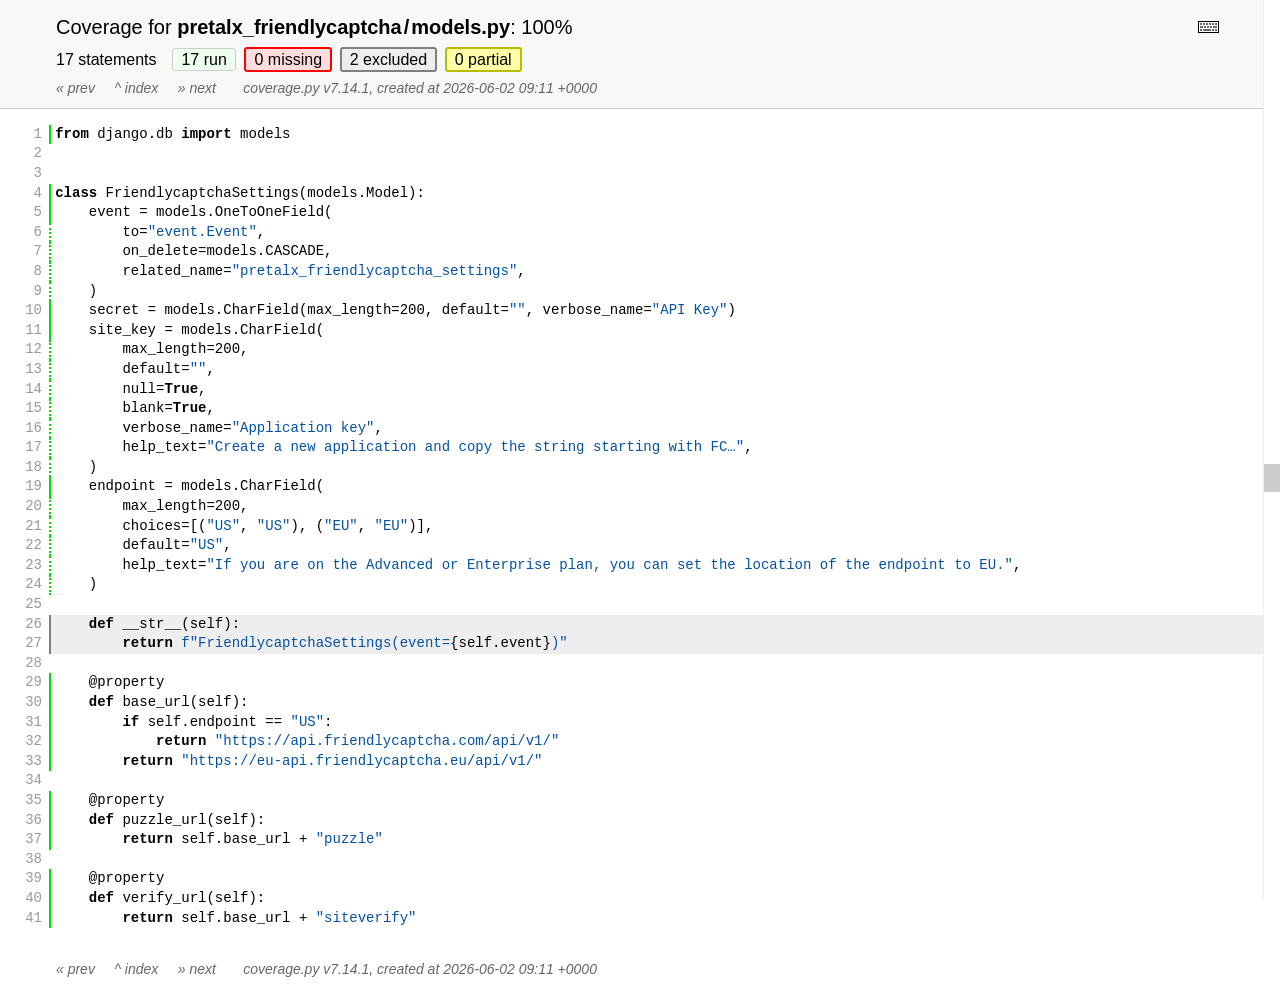
<file: htmlcov/z_dc4f2244247eca9b_models_py.html>
<!DOCTYPE html>
<html lang="en">
<head>
    <meta http-equiv="Content-Type" content="text/html; charset=utf-8">
    <title>Coverage for pretalx_friendlycaptcha/models.py: 100%</title>
    <link rel="icon" sizes="32x32" href="favicon_32_cb_c827f16f.png">
    <link rel="stylesheet" href="style_cb_4667309f.css" type="text/css">
    <script src="coverage_html_cb_dd2e7eb5.js" defer></script>
</head>
<body class="pyfile">
<header>
    <div class="content">
        <h1>
            <span class="text">Coverage for </span><b>pretalx_friendlycaptcha<span class="sep">/</span>models.py</b>:
            <span class="pc_cov">100%</span>
        </h1>
        <aside id="help_panel_wrapper">
            <input id="help_panel_state" type="checkbox">
            <label for="help_panel_state">
                <img id="keyboard_icon" src="keybd_closed_cb_900cfef5.png" alt="Show/hide keyboard shortcuts">
            </label>
            <div id="help_panel">
                <p class="legend">Shortcuts on this page</p>
                <div class="keyhelp">
                    <p>
                        <kbd>r</kbd>
                        <kbd>m</kbd>
                        <kbd>x</kbd>
                        <kbd>p</kbd>
                        &nbsp; toggle line displays
                    </p>
                    <p>
                        <kbd>j</kbd>
                        <kbd>k</kbd>
                        &nbsp; next/prev highlighted chunk
                    </p>
                    <p>
                        <kbd>0</kbd> &nbsp; (zero) top of page
                    </p>
                    <p>
                        <kbd>1</kbd> &nbsp; (one) first highlighted chunk
                    </p>
                    <p>
                        <kbd>[</kbd>
                        <kbd>]</kbd>
                        &nbsp; prev/next file
                    </p>
                    <p>
                        <kbd>u</kbd> &nbsp; up to the index
                    </p>
                    <p>
                        <kbd>?</kbd> &nbsp; show/hide this help
                    </p>
                </div>
            </div>
        </aside>
        <h2>
            <span class="text">17 statements &nbsp;</span>
            <button type="button" class="run button_toggle_run" value="run" data-shortcut="r" title="Toggle lines run">17<span class="text"> run</span></button>
            <button type="button" class="mis show_mis button_toggle_mis" value="mis" data-shortcut="m" title="Toggle lines missing">0<span class="text"> missing</span></button>
            <button type="button" class="exc show_exc button_toggle_exc" value="exc" data-shortcut="x" title="Toggle lines excluded">2<span class="text"> excluded</span></button>
            <button type="button" class="par run show_par button_toggle_par" value="par" data-shortcut="p" title="Toggle lines partially run">0<span class="text"> partial</span></button>
        </h2>
        <p class="text">
            <a id="prevFileLink" class="nav" href="z_dc4f2244247eca9b_forms_py.html">&#xab; prev</a> &nbsp; &nbsp;
            <a id="indexLink" class="nav" href="index.html">&Hat; index</a> &nbsp; &nbsp;
            <a id="nextFileLink" class="nav" href="z_dc4f2244247eca9b_signals_py.html">&#xbb; next</a>
            &nbsp; &nbsp; &nbsp;
            <a class="nav" href="https://coverage.readthedocs.io/en/7.14.1">coverage.py v7.14.1</a>,
            created at 2026-06-02 09:11 +0000
        </p>
        <aside class="hidden">
            <button type="button" class="button_next_chunk" data-shortcut="j"></button>
            <button type="button" class="button_prev_chunk" data-shortcut="k"></button>
            <button type="button" class="button_top_of_page" data-shortcut="0"></button>
            <button type="button" class="button_first_chunk" data-shortcut="1"></button>
            <button type="button" class="button_prev_file" data-shortcut="["></button>
            <button type="button" class="button_next_file" data-shortcut="]"></button>
            <button type="button" class="button_to_index" data-shortcut="u"></button>
            <button type="button" class="button_show_hide_help" data-shortcut="?"></button>
        </aside>
    </div>
</header>
<main id="source">
    <p class="run"><span class="n"><a id="t1" href="#t1">1</a></span><span class="t"><span class="key">from</span> <span class="nam">django</span><span class="op">.</span><span class="nam">db</span> <span class="key">import</span> <span class="nam">models</span>&nbsp;</span><span class="r"></span></p>
    <p class="pln"><span class="n"><a id="t2" href="#t2">2</a></span><span class="t">&nbsp;</span><span class="r"></span></p>
    <p class="pln"><span class="n"><a id="t3" href="#t3">3</a></span><span class="t">&nbsp;</span><span class="r"></span></p>
    <p class="run"><span class="n"><a id="t4" href="#t4">4</a></span><span class="t"><span class="key">class</span> <span class="nam">FriendlycaptchaSettings</span><span class="op">(</span><span class="nam">models</span><span class="op">.</span><span class="nam">Model</span><span class="op">)</span><span class="op">:</span>&nbsp;</span><span class="r"></span></p>
    <p class="run"><span class="n"><a id="t5" href="#t5">5</a></span><span class="t">    <span class="nam">event</span> <span class="op">=</span> <span class="nam">models</span><span class="op">.</span><span class="nam">OneToOneField</span><span class="op">(</span>&nbsp;</span><span class="r"></span></p>
    <p class="run run2"><span class="n"><a id="t6" href="#t6">6</a></span><span class="t">        <span class="nam">to</span><span class="op">=</span><span class="str">"event.Event"</span><span class="op">,</span>&nbsp;</span><span class="r"></span></p>
    <p class="run run2"><span class="n"><a id="t7" href="#t7">7</a></span><span class="t">        <span class="nam">on_delete</span><span class="op">=</span><span class="nam">models</span><span class="op">.</span><span class="nam">CASCADE</span><span class="op">,</span>&nbsp;</span><span class="r"></span></p>
    <p class="run run2"><span class="n"><a id="t8" href="#t8">8</a></span><span class="t">        <span class="nam">related_name</span><span class="op">=</span><span class="str">"pretalx_friendlycaptcha_settings"</span><span class="op">,</span>&nbsp;</span><span class="r"></span></p>
    <p class="run run2"><span class="n"><a id="t9" href="#t9">9</a></span><span class="t">    <span class="op">)</span>&nbsp;</span><span class="r"></span></p>
    <p class="run"><span class="n"><a id="t10" href="#t10">10</a></span><span class="t">    <span class="nam">secret</span> <span class="op">=</span> <span class="nam">models</span><span class="op">.</span><span class="nam">CharField</span><span class="op">(</span><span class="nam">max_length</span><span class="op">=</span><span class="num">200</span><span class="op">,</span> <span class="nam">default</span><span class="op">=</span><span class="str">""</span><span class="op">,</span> <span class="nam">verbose_name</span><span class="op">=</span><span class="str">"API Key"</span><span class="op">)</span>&nbsp;</span><span class="r"></span></p>
    <p class="run"><span class="n"><a id="t11" href="#t11">11</a></span><span class="t">    <span class="nam">site_key</span> <span class="op">=</span> <span class="nam">models</span><span class="op">.</span><span class="nam">CharField</span><span class="op">(</span>&nbsp;</span><span class="r"></span></p>
    <p class="run run2"><span class="n"><a id="t12" href="#t12">12</a></span><span class="t">        <span class="nam">max_length</span><span class="op">=</span><span class="num">200</span><span class="op">,</span>&nbsp;</span><span class="r"></span></p>
    <p class="run run2"><span class="n"><a id="t13" href="#t13">13</a></span><span class="t">        <span class="nam">default</span><span class="op">=</span><span class="str">""</span><span class="op">,</span>&nbsp;</span><span class="r"></span></p>
    <p class="run run2"><span class="n"><a id="t14" href="#t14">14</a></span><span class="t">        <span class="nam">null</span><span class="op">=</span><span class="key">True</span><span class="op">,</span>&nbsp;</span><span class="r"></span></p>
    <p class="run run2"><span class="n"><a id="t15" href="#t15">15</a></span><span class="t">        <span class="nam">blank</span><span class="op">=</span><span class="key">True</span><span class="op">,</span>&nbsp;</span><span class="r"></span></p>
    <p class="run run2"><span class="n"><a id="t16" href="#t16">16</a></span><span class="t">        <span class="nam">verbose_name</span><span class="op">=</span><span class="str">"Application key"</span><span class="op">,</span>&nbsp;</span><span class="r"></span></p>
    <p class="run run2"><span class="n"><a id="t17" href="#t17">17</a></span><span class="t">        <span class="nam">help_text</span><span class="op">=</span><span class="str">"Create a new application and copy the string starting with FC&#8230;"</span><span class="op">,</span>&nbsp;</span><span class="r"></span></p>
    <p class="run run2"><span class="n"><a id="t18" href="#t18">18</a></span><span class="t">    <span class="op">)</span>&nbsp;</span><span class="r"></span></p>
    <p class="run"><span class="n"><a id="t19" href="#t19">19</a></span><span class="t">    <span class="nam">endpoint</span> <span class="op">=</span> <span class="nam">models</span><span class="op">.</span><span class="nam">CharField</span><span class="op">(</span>&nbsp;</span><span class="r"></span></p>
    <p class="run run2"><span class="n"><a id="t20" href="#t20">20</a></span><span class="t">        <span class="nam">max_length</span><span class="op">=</span><span class="num">200</span><span class="op">,</span>&nbsp;</span><span class="r"></span></p>
    <p class="run run2"><span class="n"><a id="t21" href="#t21">21</a></span><span class="t">        <span class="nam">choices</span><span class="op">=</span><span class="op">[</span><span class="op">(</span><span class="str">"US"</span><span class="op">,</span> <span class="str">"US"</span><span class="op">)</span><span class="op">,</span> <span class="op">(</span><span class="str">"EU"</span><span class="op">,</span> <span class="str">"EU"</span><span class="op">)</span><span class="op">]</span><span class="op">,</span>&nbsp;</span><span class="r"></span></p>
    <p class="run run2"><span class="n"><a id="t22" href="#t22">22</a></span><span class="t">        <span class="nam">default</span><span class="op">=</span><span class="str">"US"</span><span class="op">,</span>&nbsp;</span><span class="r"></span></p>
    <p class="run run2"><span class="n"><a id="t23" href="#t23">23</a></span><span class="t">        <span class="nam">help_text</span><span class="op">=</span><span class="str">"If you are on the Advanced or Enterprise plan, you can set the location of the endpoint to EU."</span><span class="op">,</span>&nbsp;</span><span class="r"></span></p>
    <p class="run run2"><span class="n"><a id="t24" href="#t24">24</a></span><span class="t">    <span class="op">)</span>&nbsp;</span><span class="r"></span></p>
    <p class="pln"><span class="n"><a id="t25" href="#t25">25</a></span><span class="t">&nbsp;</span><span class="r"></span></p>
    <p class="exc show_exc"><span class="n"><a id="t26" href="#t26">26</a></span><span class="t">    <span class="key">def</span> <span class="nam">__str__</span><span class="op">(</span><span class="nam">self</span><span class="op">)</span><span class="op">:</span>&nbsp;</span><span class="r"></span></p>
    <p class="exc show_exc"><span class="n"><a id="t27" href="#t27">27</a></span><span class="t">        <span class="key">return</span> <span class="fst">f"</span><span class="fst">FriendlycaptchaSettings(event=</span><span class="op">{</span><span class="nam">self</span><span class="op">.</span><span class="nam">event</span><span class="op">}</span><span class="fst">)</span><span class="fst">"</span>&nbsp;</span><span class="r"></span></p>
    <p class="pln"><span class="n"><a id="t28" href="#t28">28</a></span><span class="t">&nbsp;</span><span class="r"></span></p>
    <p class="run"><span class="n"><a id="t29" href="#t29">29</a></span><span class="t">    <span class="op">@</span><span class="nam">property</span>&nbsp;</span><span class="r"></span></p>
    <p class="run"><span class="n"><a id="t30" href="#t30">30</a></span><span class="t">    <span class="key">def</span> <span class="nam">base_url</span><span class="op">(</span><span class="nam">self</span><span class="op">)</span><span class="op">:</span>&nbsp;</span><span class="r"></span></p>
    <p class="run"><span class="n"><a id="t31" href="#t31">31</a></span><span class="t">        <span class="key">if</span> <span class="nam">self</span><span class="op">.</span><span class="nam">endpoint</span> <span class="op">==</span> <span class="str">"US"</span><span class="op">:</span>&nbsp;</span><span class="r"></span></p>
    <p class="run"><span class="n"><a id="t32" href="#t32">32</a></span><span class="t">            <span class="key">return</span> <span class="str">"https://api.friendlycaptcha.com/api/v1/"</span>&nbsp;</span><span class="r"></span></p>
    <p class="run"><span class="n"><a id="t33" href="#t33">33</a></span><span class="t">        <span class="key">return</span> <span class="str">"https://eu-api.friendlycaptcha.eu/api/v1/"</span>&nbsp;</span><span class="r"></span></p>
    <p class="pln"><span class="n"><a id="t34" href="#t34">34</a></span><span class="t">&nbsp;</span><span class="r"></span></p>
    <p class="run"><span class="n"><a id="t35" href="#t35">35</a></span><span class="t">    <span class="op">@</span><span class="nam">property</span>&nbsp;</span><span class="r"></span></p>
    <p class="run"><span class="n"><a id="t36" href="#t36">36</a></span><span class="t">    <span class="key">def</span> <span class="nam">puzzle_url</span><span class="op">(</span><span class="nam">self</span><span class="op">)</span><span class="op">:</span>&nbsp;</span><span class="r"></span></p>
    <p class="run"><span class="n"><a id="t37" href="#t37">37</a></span><span class="t">        <span class="key">return</span> <span class="nam">self</span><span class="op">.</span><span class="nam">base_url</span> <span class="op">+</span> <span class="str">"puzzle"</span>&nbsp;</span><span class="r"></span></p>
    <p class="pln"><span class="n"><a id="t38" href="#t38">38</a></span><span class="t">&nbsp;</span><span class="r"></span></p>
    <p class="run"><span class="n"><a id="t39" href="#t39">39</a></span><span class="t">    <span class="op">@</span><span class="nam">property</span>&nbsp;</span><span class="r"></span></p>
    <p class="run"><span class="n"><a id="t40" href="#t40">40</a></span><span class="t">    <span class="key">def</span> <span class="nam">verify_url</span><span class="op">(</span><span class="nam">self</span><span class="op">)</span><span class="op">:</span>&nbsp;</span><span class="r"></span></p>
    <p class="run"><span class="n"><a id="t41" href="#t41">41</a></span><span class="t">        <span class="key">return</span> <span class="nam">self</span><span class="op">.</span><span class="nam">base_url</span> <span class="op">+</span> <span class="str">"siteverify"</span>&nbsp;</span><span class="r"></span></p>
</main>
<footer>
    <div class="content">
        <p>
            <a class="nav" href="z_dc4f2244247eca9b_forms_py.html">&#xab; prev</a> &nbsp; &nbsp;
            <a class="nav" href="index.html">&Hat; index</a> &nbsp; &nbsp;
            <a class="nav" href="z_dc4f2244247eca9b_signals_py.html">&#xbb; next</a>
            &nbsp; &nbsp; &nbsp;
            <a class="nav" href="https://coverage.readthedocs.io/en/7.14.1">coverage.py v7.14.1</a>,
            created at 2026-06-02 09:11 +0000
        </p>
    </div>
</footer>
</body>
</html>
</file>
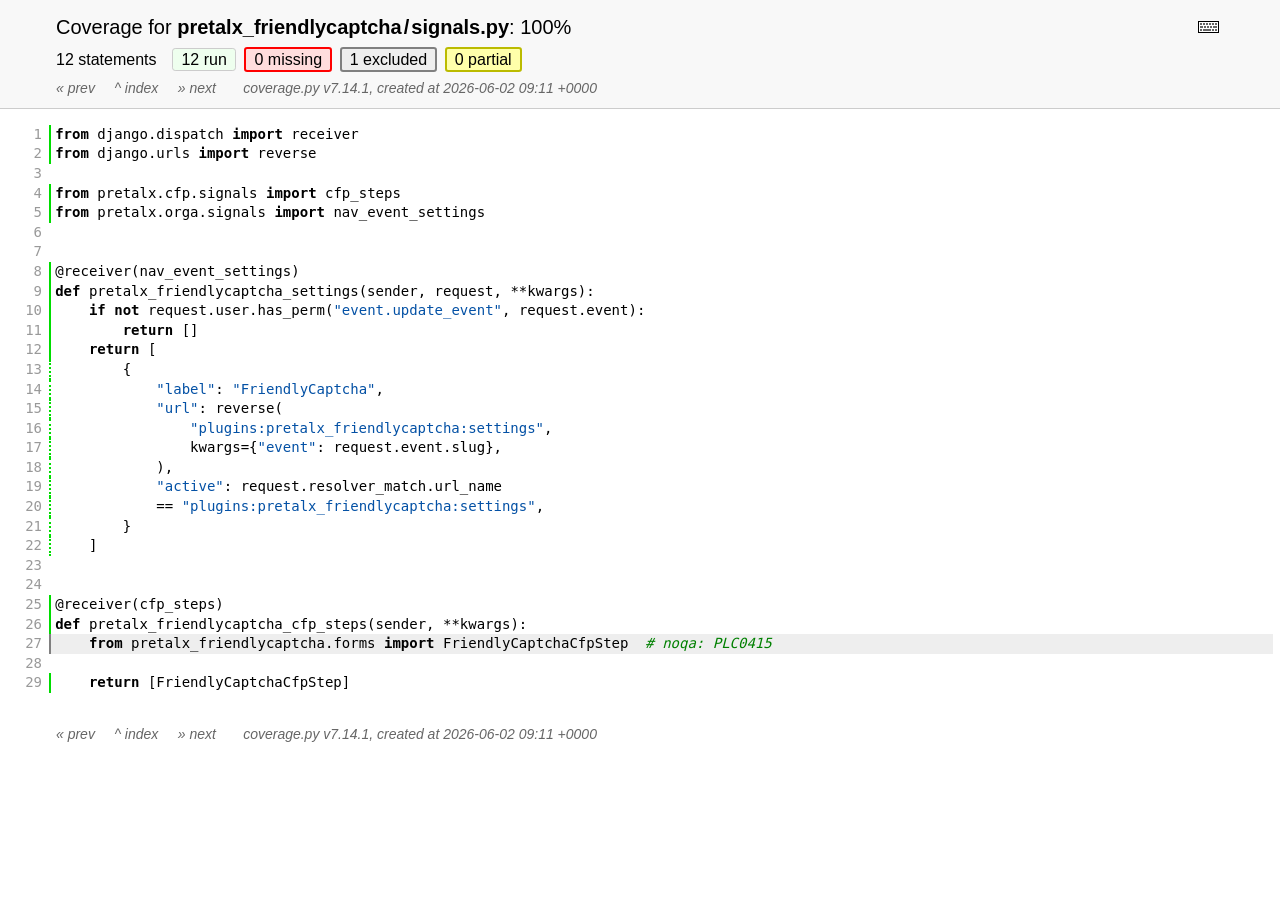
<file: htmlcov/z_dc4f2244247eca9b_signals_py.html>
<!DOCTYPE html>
<html lang="en">
<head>
    <meta http-equiv="Content-Type" content="text/html; charset=utf-8">
    <title>Coverage for pretalx_friendlycaptcha/signals.py: 100%</title>
    <link rel="icon" sizes="32x32" href="favicon_32_cb_c827f16f.png">
    <link rel="stylesheet" href="style_cb_4667309f.css" type="text/css">
    <script src="coverage_html_cb_dd2e7eb5.js" defer></script>
</head>
<body class="pyfile">
<header>
    <div class="content">
        <h1>
            <span class="text">Coverage for </span><b>pretalx_friendlycaptcha<span class="sep">/</span>signals.py</b>:
            <span class="pc_cov">100%</span>
        </h1>
        <aside id="help_panel_wrapper">
            <input id="help_panel_state" type="checkbox">
            <label for="help_panel_state">
                <img id="keyboard_icon" src="keybd_closed_cb_900cfef5.png" alt="Show/hide keyboard shortcuts">
            </label>
            <div id="help_panel">
                <p class="legend">Shortcuts on this page</p>
                <div class="keyhelp">
                    <p>
                        <kbd>r</kbd>
                        <kbd>m</kbd>
                        <kbd>x</kbd>
                        <kbd>p</kbd>
                        &nbsp; toggle line displays
                    </p>
                    <p>
                        <kbd>j</kbd>
                        <kbd>k</kbd>
                        &nbsp; next/prev highlighted chunk
                    </p>
                    <p>
                        <kbd>0</kbd> &nbsp; (zero) top of page
                    </p>
                    <p>
                        <kbd>1</kbd> &nbsp; (one) first highlighted chunk
                    </p>
                    <p>
                        <kbd>[</kbd>
                        <kbd>]</kbd>
                        &nbsp; prev/next file
                    </p>
                    <p>
                        <kbd>u</kbd> &nbsp; up to the index
                    </p>
                    <p>
                        <kbd>?</kbd> &nbsp; show/hide this help
                    </p>
                </div>
            </div>
        </aside>
        <h2>
            <span class="text">12 statements &nbsp;</span>
            <button type="button" class="run button_toggle_run" value="run" data-shortcut="r" title="Toggle lines run">12<span class="text"> run</span></button>
            <button type="button" class="mis show_mis button_toggle_mis" value="mis" data-shortcut="m" title="Toggle lines missing">0<span class="text"> missing</span></button>
            <button type="button" class="exc show_exc button_toggle_exc" value="exc" data-shortcut="x" title="Toggle lines excluded">1<span class="text"> excluded</span></button>
            <button type="button" class="par run show_par button_toggle_par" value="par" data-shortcut="p" title="Toggle lines partially run">0<span class="text"> partial</span></button>
        </h2>
        <p class="text">
            <a id="prevFileLink" class="nav" href="z_dc4f2244247eca9b_models_py.html">&#xab; prev</a> &nbsp; &nbsp;
            <a id="indexLink" class="nav" href="index.html">&Hat; index</a> &nbsp; &nbsp;
            <a id="nextFileLink" class="nav" href="z_dc4f2244247eca9b_views_py.html">&#xbb; next</a>
            &nbsp; &nbsp; &nbsp;
            <a class="nav" href="https://coverage.readthedocs.io/en/7.14.1">coverage.py v7.14.1</a>,
            created at 2026-06-02 09:11 +0000
        </p>
        <aside class="hidden">
            <button type="button" class="button_next_chunk" data-shortcut="j"></button>
            <button type="button" class="button_prev_chunk" data-shortcut="k"></button>
            <button type="button" class="button_top_of_page" data-shortcut="0"></button>
            <button type="button" class="button_first_chunk" data-shortcut="1"></button>
            <button type="button" class="button_prev_file" data-shortcut="["></button>
            <button type="button" class="button_next_file" data-shortcut="]"></button>
            <button type="button" class="button_to_index" data-shortcut="u"></button>
            <button type="button" class="button_show_hide_help" data-shortcut="?"></button>
        </aside>
    </div>
</header>
<main id="source">
    <p class="run"><span class="n"><a id="t1" href="#t1">1</a></span><span class="t"><span class="key">from</span> <span class="nam">django</span><span class="op">.</span><span class="nam">dispatch</span> <span class="key">import</span> <span class="nam">receiver</span>&nbsp;</span><span class="r"></span></p>
    <p class="run"><span class="n"><a id="t2" href="#t2">2</a></span><span class="t"><span class="key">from</span> <span class="nam">django</span><span class="op">.</span><span class="nam">urls</span> <span class="key">import</span> <span class="nam">reverse</span>&nbsp;</span><span class="r"></span></p>
    <p class="pln"><span class="n"><a id="t3" href="#t3">3</a></span><span class="t">&nbsp;</span><span class="r"></span></p>
    <p class="run"><span class="n"><a id="t4" href="#t4">4</a></span><span class="t"><span class="key">from</span> <span class="nam">pretalx</span><span class="op">.</span><span class="nam">cfp</span><span class="op">.</span><span class="nam">signals</span> <span class="key">import</span> <span class="nam">cfp_steps</span>&nbsp;</span><span class="r"></span></p>
    <p class="run"><span class="n"><a id="t5" href="#t5">5</a></span><span class="t"><span class="key">from</span> <span class="nam">pretalx</span><span class="op">.</span><span class="nam">orga</span><span class="op">.</span><span class="nam">signals</span> <span class="key">import</span> <span class="nam">nav_event_settings</span>&nbsp;</span><span class="r"></span></p>
    <p class="pln"><span class="n"><a id="t6" href="#t6">6</a></span><span class="t">&nbsp;</span><span class="r"></span></p>
    <p class="pln"><span class="n"><a id="t7" href="#t7">7</a></span><span class="t">&nbsp;</span><span class="r"></span></p>
    <p class="run"><span class="n"><a id="t8" href="#t8">8</a></span><span class="t"><span class="op">@</span><span class="nam">receiver</span><span class="op">(</span><span class="nam">nav_event_settings</span><span class="op">)</span>&nbsp;</span><span class="r"></span></p>
    <p class="run"><span class="n"><a id="t9" href="#t9">9</a></span><span class="t"><span class="key">def</span> <span class="nam">pretalx_friendlycaptcha_settings</span><span class="op">(</span><span class="nam">sender</span><span class="op">,</span> <span class="nam">request</span><span class="op">,</span> <span class="op">**</span><span class="nam">kwargs</span><span class="op">)</span><span class="op">:</span>&nbsp;</span><span class="r"></span></p>
    <p class="run"><span class="n"><a id="t10" href="#t10">10</a></span><span class="t">    <span class="key">if</span> <span class="key">not</span> <span class="nam">request</span><span class="op">.</span><span class="nam">user</span><span class="op">.</span><span class="nam">has_perm</span><span class="op">(</span><span class="str">"event.update_event"</span><span class="op">,</span> <span class="nam">request</span><span class="op">.</span><span class="nam">event</span><span class="op">)</span><span class="op">:</span>&nbsp;</span><span class="r"></span></p>
    <p class="run"><span class="n"><a id="t11" href="#t11">11</a></span><span class="t">        <span class="key">return</span> <span class="op">[</span><span class="op">]</span>&nbsp;</span><span class="r"></span></p>
    <p class="run"><span class="n"><a id="t12" href="#t12">12</a></span><span class="t">    <span class="key">return</span> <span class="op">[</span>&nbsp;</span><span class="r"></span></p>
    <p class="run run2"><span class="n"><a id="t13" href="#t13">13</a></span><span class="t">        <span class="op">{</span>&nbsp;</span><span class="r"></span></p>
    <p class="run run2"><span class="n"><a id="t14" href="#t14">14</a></span><span class="t">            <span class="str">"label"</span><span class="op">:</span> <span class="str">"FriendlyCaptcha"</span><span class="op">,</span>&nbsp;</span><span class="r"></span></p>
    <p class="run run2"><span class="n"><a id="t15" href="#t15">15</a></span><span class="t">            <span class="str">"url"</span><span class="op">:</span> <span class="nam">reverse</span><span class="op">(</span>&nbsp;</span><span class="r"></span></p>
    <p class="run run2"><span class="n"><a id="t16" href="#t16">16</a></span><span class="t">                <span class="str">"plugins:pretalx_friendlycaptcha:settings"</span><span class="op">,</span>&nbsp;</span><span class="r"></span></p>
    <p class="run run2"><span class="n"><a id="t17" href="#t17">17</a></span><span class="t">                <span class="nam">kwargs</span><span class="op">=</span><span class="op">{</span><span class="str">"event"</span><span class="op">:</span> <span class="nam">request</span><span class="op">.</span><span class="nam">event</span><span class="op">.</span><span class="nam">slug</span><span class="op">}</span><span class="op">,</span>&nbsp;</span><span class="r"></span></p>
    <p class="run run2"><span class="n"><a id="t18" href="#t18">18</a></span><span class="t">            <span class="op">)</span><span class="op">,</span>&nbsp;</span><span class="r"></span></p>
    <p class="run run2"><span class="n"><a id="t19" href="#t19">19</a></span><span class="t">            <span class="str">"active"</span><span class="op">:</span> <span class="nam">request</span><span class="op">.</span><span class="nam">resolver_match</span><span class="op">.</span><span class="nam">url_name</span>&nbsp;</span><span class="r"></span></p>
    <p class="run run2"><span class="n"><a id="t20" href="#t20">20</a></span><span class="t">            <span class="op">==</span> <span class="str">"plugins:pretalx_friendlycaptcha:settings"</span><span class="op">,</span>&nbsp;</span><span class="r"></span></p>
    <p class="run run2"><span class="n"><a id="t21" href="#t21">21</a></span><span class="t">        <span class="op">}</span>&nbsp;</span><span class="r"></span></p>
    <p class="run run2"><span class="n"><a id="t22" href="#t22">22</a></span><span class="t">    <span class="op">]</span>&nbsp;</span><span class="r"></span></p>
    <p class="pln"><span class="n"><a id="t23" href="#t23">23</a></span><span class="t">&nbsp;</span><span class="r"></span></p>
    <p class="pln"><span class="n"><a id="t24" href="#t24">24</a></span><span class="t">&nbsp;</span><span class="r"></span></p>
    <p class="run"><span class="n"><a id="t25" href="#t25">25</a></span><span class="t"><span class="op">@</span><span class="nam">receiver</span><span class="op">(</span><span class="nam">cfp_steps</span><span class="op">)</span>&nbsp;</span><span class="r"></span></p>
    <p class="run"><span class="n"><a id="t26" href="#t26">26</a></span><span class="t"><span class="key">def</span> <span class="nam">pretalx_friendlycaptcha_cfp_steps</span><span class="op">(</span><span class="nam">sender</span><span class="op">,</span> <span class="op">**</span><span class="nam">kwargs</span><span class="op">)</span><span class="op">:</span>&nbsp;</span><span class="r"></span></p>
    <p class="exc show_exc"><span class="n"><a id="t27" href="#t27">27</a></span><span class="t">    <span class="key">from</span> <span class="nam">pretalx_friendlycaptcha</span><span class="op">.</span><span class="nam">forms</span> <span class="key">import</span> <span class="nam">FriendlyCaptchaCfpStep</span>  <span class="com"># noqa: PLC0415</span>&nbsp;</span><span class="r"></span></p>
    <p class="pln"><span class="n"><a id="t28" href="#t28">28</a></span><span class="t">&nbsp;</span><span class="r"></span></p>
    <p class="run"><span class="n"><a id="t29" href="#t29">29</a></span><span class="t">    <span class="key">return</span> <span class="op">[</span><span class="nam">FriendlyCaptchaCfpStep</span><span class="op">]</span>&nbsp;</span><span class="r"></span></p>
</main>
<footer>
    <div class="content">
        <p>
            <a class="nav" href="z_dc4f2244247eca9b_models_py.html">&#xab; prev</a> &nbsp; &nbsp;
            <a class="nav" href="index.html">&Hat; index</a> &nbsp; &nbsp;
            <a class="nav" href="z_dc4f2244247eca9b_views_py.html">&#xbb; next</a>
            &nbsp; &nbsp; &nbsp;
            <a class="nav" href="https://coverage.readthedocs.io/en/7.14.1">coverage.py v7.14.1</a>,
            created at 2026-06-02 09:11 +0000
        </p>
    </div>
</footer>
</body>
</html>
</file>
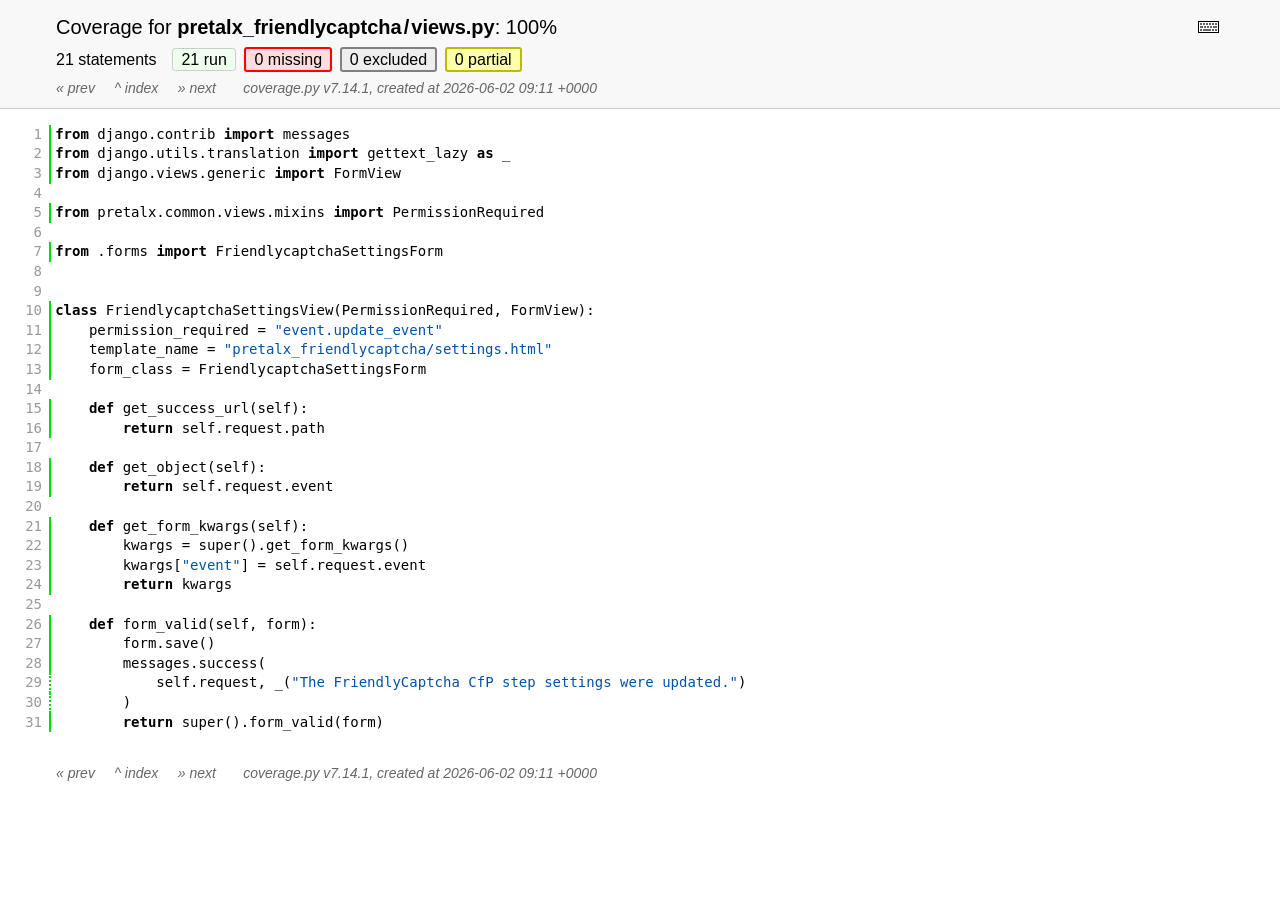
<file: htmlcov/z_dc4f2244247eca9b_views_py.html>
<!DOCTYPE html>
<html lang="en">
<head>
    <meta http-equiv="Content-Type" content="text/html; charset=utf-8">
    <title>Coverage for pretalx_friendlycaptcha/views.py: 100%</title>
    <link rel="icon" sizes="32x32" href="favicon_32_cb_c827f16f.png">
    <link rel="stylesheet" href="style_cb_4667309f.css" type="text/css">
    <script src="coverage_html_cb_dd2e7eb5.js" defer></script>
</head>
<body class="pyfile">
<header>
    <div class="content">
        <h1>
            <span class="text">Coverage for </span><b>pretalx_friendlycaptcha<span class="sep">/</span>views.py</b>:
            <span class="pc_cov">100%</span>
        </h1>
        <aside id="help_panel_wrapper">
            <input id="help_panel_state" type="checkbox">
            <label for="help_panel_state">
                <img id="keyboard_icon" src="keybd_closed_cb_900cfef5.png" alt="Show/hide keyboard shortcuts">
            </label>
            <div id="help_panel">
                <p class="legend">Shortcuts on this page</p>
                <div class="keyhelp">
                    <p>
                        <kbd>r</kbd>
                        <kbd>m</kbd>
                        <kbd>x</kbd>
                        <kbd>p</kbd>
                        &nbsp; toggle line displays
                    </p>
                    <p>
                        <kbd>j</kbd>
                        <kbd>k</kbd>
                        &nbsp; next/prev highlighted chunk
                    </p>
                    <p>
                        <kbd>0</kbd> &nbsp; (zero) top of page
                    </p>
                    <p>
                        <kbd>1</kbd> &nbsp; (one) first highlighted chunk
                    </p>
                    <p>
                        <kbd>[</kbd>
                        <kbd>]</kbd>
                        &nbsp; prev/next file
                    </p>
                    <p>
                        <kbd>u</kbd> &nbsp; up to the index
                    </p>
                    <p>
                        <kbd>?</kbd> &nbsp; show/hide this help
                    </p>
                </div>
            </div>
        </aside>
        <h2>
            <span class="text">21 statements &nbsp;</span>
            <button type="button" class="run button_toggle_run" value="run" data-shortcut="r" title="Toggle lines run">21<span class="text"> run</span></button>
            <button type="button" class="mis show_mis button_toggle_mis" value="mis" data-shortcut="m" title="Toggle lines missing">0<span class="text"> missing</span></button>
            <button type="button" class="exc show_exc button_toggle_exc" value="exc" data-shortcut="x" title="Toggle lines excluded">0<span class="text"> excluded</span></button>
            <button type="button" class="par run show_par button_toggle_par" value="par" data-shortcut="p" title="Toggle lines partially run">0<span class="text"> partial</span></button>
        </h2>
        <p class="text">
            <a id="prevFileLink" class="nav" href="z_dc4f2244247eca9b_signals_py.html">&#xab; prev</a> &nbsp; &nbsp;
            <a id="indexLink" class="nav" href="index.html">&Hat; index</a> &nbsp; &nbsp;
            <a id="nextFileLink" class="nav" href="index.html">&#xbb; next</a>
            &nbsp; &nbsp; &nbsp;
            <a class="nav" href="https://coverage.readthedocs.io/en/7.14.1">coverage.py v7.14.1</a>,
            created at 2026-06-02 09:11 +0000
        </p>
        <aside class="hidden">
            <button type="button" class="button_next_chunk" data-shortcut="j"></button>
            <button type="button" class="button_prev_chunk" data-shortcut="k"></button>
            <button type="button" class="button_top_of_page" data-shortcut="0"></button>
            <button type="button" class="button_first_chunk" data-shortcut="1"></button>
            <button type="button" class="button_prev_file" data-shortcut="["></button>
            <button type="button" class="button_next_file" data-shortcut="]"></button>
            <button type="button" class="button_to_index" data-shortcut="u"></button>
            <button type="button" class="button_show_hide_help" data-shortcut="?"></button>
        </aside>
    </div>
</header>
<main id="source">
    <p class="run"><span class="n"><a id="t1" href="#t1">1</a></span><span class="t"><span class="key">from</span> <span class="nam">django</span><span class="op">.</span><span class="nam">contrib</span> <span class="key">import</span> <span class="nam">messages</span>&nbsp;</span><span class="r"></span></p>
    <p class="run"><span class="n"><a id="t2" href="#t2">2</a></span><span class="t"><span class="key">from</span> <span class="nam">django</span><span class="op">.</span><span class="nam">utils</span><span class="op">.</span><span class="nam">translation</span> <span class="key">import</span> <span class="nam">gettext_lazy</span> <span class="key">as</span> <span class="nam">_</span>&nbsp;</span><span class="r"></span></p>
    <p class="run"><span class="n"><a id="t3" href="#t3">3</a></span><span class="t"><span class="key">from</span> <span class="nam">django</span><span class="op">.</span><span class="nam">views</span><span class="op">.</span><span class="nam">generic</span> <span class="key">import</span> <span class="nam">FormView</span>&nbsp;</span><span class="r"></span></p>
    <p class="pln"><span class="n"><a id="t4" href="#t4">4</a></span><span class="t">&nbsp;</span><span class="r"></span></p>
    <p class="run"><span class="n"><a id="t5" href="#t5">5</a></span><span class="t"><span class="key">from</span> <span class="nam">pretalx</span><span class="op">.</span><span class="nam">common</span><span class="op">.</span><span class="nam">views</span><span class="op">.</span><span class="nam">mixins</span> <span class="key">import</span> <span class="nam">PermissionRequired</span>&nbsp;</span><span class="r"></span></p>
    <p class="pln"><span class="n"><a id="t6" href="#t6">6</a></span><span class="t">&nbsp;</span><span class="r"></span></p>
    <p class="run"><span class="n"><a id="t7" href="#t7">7</a></span><span class="t"><span class="key">from</span> <span class="op">.</span><span class="nam">forms</span> <span class="key">import</span> <span class="nam">FriendlycaptchaSettingsForm</span>&nbsp;</span><span class="r"></span></p>
    <p class="pln"><span class="n"><a id="t8" href="#t8">8</a></span><span class="t">&nbsp;</span><span class="r"></span></p>
    <p class="pln"><span class="n"><a id="t9" href="#t9">9</a></span><span class="t">&nbsp;</span><span class="r"></span></p>
    <p class="run"><span class="n"><a id="t10" href="#t10">10</a></span><span class="t"><span class="key">class</span> <span class="nam">FriendlycaptchaSettingsView</span><span class="op">(</span><span class="nam">PermissionRequired</span><span class="op">,</span> <span class="nam">FormView</span><span class="op">)</span><span class="op">:</span>&nbsp;</span><span class="r"></span></p>
    <p class="run"><span class="n"><a id="t11" href="#t11">11</a></span><span class="t">    <span class="nam">permission_required</span> <span class="op">=</span> <span class="str">"event.update_event"</span>&nbsp;</span><span class="r"></span></p>
    <p class="run"><span class="n"><a id="t12" href="#t12">12</a></span><span class="t">    <span class="nam">template_name</span> <span class="op">=</span> <span class="str">"pretalx_friendlycaptcha/settings.html"</span>&nbsp;</span><span class="r"></span></p>
    <p class="run"><span class="n"><a id="t13" href="#t13">13</a></span><span class="t">    <span class="nam">form_class</span> <span class="op">=</span> <span class="nam">FriendlycaptchaSettingsForm</span>&nbsp;</span><span class="r"></span></p>
    <p class="pln"><span class="n"><a id="t14" href="#t14">14</a></span><span class="t">&nbsp;</span><span class="r"></span></p>
    <p class="run"><span class="n"><a id="t15" href="#t15">15</a></span><span class="t">    <span class="key">def</span> <span class="nam">get_success_url</span><span class="op">(</span><span class="nam">self</span><span class="op">)</span><span class="op">:</span>&nbsp;</span><span class="r"></span></p>
    <p class="run"><span class="n"><a id="t16" href="#t16">16</a></span><span class="t">        <span class="key">return</span> <span class="nam">self</span><span class="op">.</span><span class="nam">request</span><span class="op">.</span><span class="nam">path</span>&nbsp;</span><span class="r"></span></p>
    <p class="pln"><span class="n"><a id="t17" href="#t17">17</a></span><span class="t">&nbsp;</span><span class="r"></span></p>
    <p class="run"><span class="n"><a id="t18" href="#t18">18</a></span><span class="t">    <span class="key">def</span> <span class="nam">get_object</span><span class="op">(</span><span class="nam">self</span><span class="op">)</span><span class="op">:</span>&nbsp;</span><span class="r"></span></p>
    <p class="run"><span class="n"><a id="t19" href="#t19">19</a></span><span class="t">        <span class="key">return</span> <span class="nam">self</span><span class="op">.</span><span class="nam">request</span><span class="op">.</span><span class="nam">event</span>&nbsp;</span><span class="r"></span></p>
    <p class="pln"><span class="n"><a id="t20" href="#t20">20</a></span><span class="t">&nbsp;</span><span class="r"></span></p>
    <p class="run"><span class="n"><a id="t21" href="#t21">21</a></span><span class="t">    <span class="key">def</span> <span class="nam">get_form_kwargs</span><span class="op">(</span><span class="nam">self</span><span class="op">)</span><span class="op">:</span>&nbsp;</span><span class="r"></span></p>
    <p class="run"><span class="n"><a id="t22" href="#t22">22</a></span><span class="t">        <span class="nam">kwargs</span> <span class="op">=</span> <span class="nam">super</span><span class="op">(</span><span class="op">)</span><span class="op">.</span><span class="nam">get_form_kwargs</span><span class="op">(</span><span class="op">)</span>&nbsp;</span><span class="r"></span></p>
    <p class="run"><span class="n"><a id="t23" href="#t23">23</a></span><span class="t">        <span class="nam">kwargs</span><span class="op">[</span><span class="str">"event"</span><span class="op">]</span> <span class="op">=</span> <span class="nam">self</span><span class="op">.</span><span class="nam">request</span><span class="op">.</span><span class="nam">event</span>&nbsp;</span><span class="r"></span></p>
    <p class="run"><span class="n"><a id="t24" href="#t24">24</a></span><span class="t">        <span class="key">return</span> <span class="nam">kwargs</span>&nbsp;</span><span class="r"></span></p>
    <p class="pln"><span class="n"><a id="t25" href="#t25">25</a></span><span class="t">&nbsp;</span><span class="r"></span></p>
    <p class="run"><span class="n"><a id="t26" href="#t26">26</a></span><span class="t">    <span class="key">def</span> <span class="nam">form_valid</span><span class="op">(</span><span class="nam">self</span><span class="op">,</span> <span class="nam">form</span><span class="op">)</span><span class="op">:</span>&nbsp;</span><span class="r"></span></p>
    <p class="run"><span class="n"><a id="t27" href="#t27">27</a></span><span class="t">        <span class="nam">form</span><span class="op">.</span><span class="nam">save</span><span class="op">(</span><span class="op">)</span>&nbsp;</span><span class="r"></span></p>
    <p class="run"><span class="n"><a id="t28" href="#t28">28</a></span><span class="t">        <span class="nam">messages</span><span class="op">.</span><span class="nam">success</span><span class="op">(</span>&nbsp;</span><span class="r"></span></p>
    <p class="run run2"><span class="n"><a id="t29" href="#t29">29</a></span><span class="t">            <span class="nam">self</span><span class="op">.</span><span class="nam">request</span><span class="op">,</span> <span class="nam">_</span><span class="op">(</span><span class="str">"The FriendlyCaptcha CfP step settings were updated."</span><span class="op">)</span>&nbsp;</span><span class="r"></span></p>
    <p class="run run2"><span class="n"><a id="t30" href="#t30">30</a></span><span class="t">        <span class="op">)</span>&nbsp;</span><span class="r"></span></p>
    <p class="run"><span class="n"><a id="t31" href="#t31">31</a></span><span class="t">        <span class="key">return</span> <span class="nam">super</span><span class="op">(</span><span class="op">)</span><span class="op">.</span><span class="nam">form_valid</span><span class="op">(</span><span class="nam">form</span><span class="op">)</span>&nbsp;</span><span class="r"></span></p>
</main>
<footer>
    <div class="content">
        <p>
            <a class="nav" href="z_dc4f2244247eca9b_signals_py.html">&#xab; prev</a> &nbsp; &nbsp;
            <a class="nav" href="index.html">&Hat; index</a> &nbsp; &nbsp;
            <a class="nav" href="index.html">&#xbb; next</a>
            &nbsp; &nbsp; &nbsp;
            <a class="nav" href="https://coverage.readthedocs.io/en/7.14.1">coverage.py v7.14.1</a>,
            created at 2026-06-02 09:11 +0000
        </p>
    </div>
</footer>
</body>
</html>
</file>
<file: htmlcov/style_cb_4667309f.css>
@charset "UTF-8";
/* Licensed under the Apache License: http://www.apache.org/licenses/LICENSE-2.0 */
/* For details: https://github.com/coveragepy/coveragepy/blob/main/NOTICE.txt */
/* Don't edit this .css file. Edit the .scss file instead! */
html, body, h1, h2, h3, p, table, td, th { margin: 0; padding: 0; border: 0; font-weight: inherit; font-style: inherit; font-size: 100%; font-family: inherit; vertical-align: baseline; }

body { font-family: -apple-system, BlinkMacSystemFont, "Segoe UI", Roboto, Ubuntu, Cantarell, "Helvetica Neue", sans-serif; font-size: 1em; background: #fff; color: #000; }

@media (prefers-color-scheme: dark) { body { background: #1e1e1e; } }

@media (prefers-color-scheme: dark) { body { color: #eee; } }

html > body { font-size: 16px; }

a:active, a:focus { outline: 2px dashed #007acc; }

p { font-size: .875em; line-height: 1.4em; }

table { border-collapse: collapse; }

td { vertical-align: top; }

table tr.hidden { display: none !important; }

p#no_rows { display: none; font-size: 1.15em; font-family: -apple-system, BlinkMacSystemFont, "Segoe UI", Roboto, Ubuntu, Cantarell, "Helvetica Neue", sans-serif; }

a.nav { text-decoration: none; color: inherit; }

a.nav:hover { text-decoration: underline; color: inherit; }

.hidden { display: none; }

header { background: #f8f8f8; width: 100%; z-index: 2; border-bottom: 1px solid #ccc; }

@media (prefers-color-scheme: dark) { header { background: black; } }

@media (prefers-color-scheme: dark) { header { border-color: #333; } }

header .content { padding: 1rem 3.5rem; }

header h2 { margin-top: .5em; font-size: 1em; }

header h2 a.button { font-family: inherit; font-size: inherit; border: 1px solid; border-radius: .2em; background: #eee; color: inherit; text-decoration: none; padding: .1em .5em; margin: 1px calc(.1em + 1px); cursor: pointer; border-color: #ccc; }

@media (prefers-color-scheme: dark) { header h2 a.button { background: #333; } }

@media (prefers-color-scheme: dark) { header h2 a.button { border-color: #444; } }

header h2 a.button.current { border: 2px solid; background: #fff; border-color: #999; cursor: default; }

@media (prefers-color-scheme: dark) { header h2 a.button.current { background: #1e1e1e; } }

@media (prefers-color-scheme: dark) { header h2 a.button.current { border-color: #777; } }

header p.text { margin: .5em 0 -.5em; color: #666; font-style: italic; }

@media (prefers-color-scheme: dark) { header p.text { color: #aaa; } }

header.sticky { position: fixed; left: 0; right: 0; height: 2.5em; }

header.sticky .text { display: none; }

header.sticky h1, header.sticky h2 { font-size: 1em; margin-top: 0; display: inline-block; }

header.sticky .content { padding: 0.5rem 3.5rem; }

header.sticky .content p { font-size: 1em; }

header.sticky ~ #source { padding-top: 6.5em; }

main { position: relative; z-index: 1; }

footer { margin: 1rem 3.5rem; }

footer .content { padding: 0; color: #666; font-style: italic; }

@media (prefers-color-scheme: dark) { footer .content { color: #aaa; } }

#index { margin: 1rem 0 0 3.5rem; }

h1 { font-size: 1.25em; display: inline-block; }

#filter_container { float: right; margin: 0 2em 0 0; line-height: 1.66em; }

#filter_container #filter { width: 10em; padding: 0.2em 0.5em; border: 2px solid #ccc; background: #fff; color: #000; }

@media (prefers-color-scheme: dark) { #filter_container #filter { border-color: #444; } }

@media (prefers-color-scheme: dark) { #filter_container #filter { background: #1e1e1e; } }

@media (prefers-color-scheme: dark) { #filter_container #filter { color: #eee; } }

#filter_container #filter:focus { border-color: #007acc; }

#filter_container :disabled ~ label { color: #ccc; }

@media (prefers-color-scheme: dark) { #filter_container :disabled ~ label { color: #444; } }

#filter_container label { font-size: .875em; color: #666; }

@media (prefers-color-scheme: dark) { #filter_container label { color: #aaa; } }

header button { font-family: inherit; font-size: inherit; border: 1px solid; border-radius: .2em; background: #eee; color: inherit; text-decoration: none; padding: .1em .5em; margin: 1px calc(.1em + 1px); cursor: pointer; border-color: #ccc; }

@media (prefers-color-scheme: dark) { header button { background: #333; } }

@media (prefers-color-scheme: dark) { header button { border-color: #444; } }

header button:active, header button:focus { outline: 2px dashed #007acc; }

header button.run { background: #eeffee; }

@media (prefers-color-scheme: dark) { header button.run { background: #373d29; } }

header button.run.show_run { background: #dfd; border: 2px solid #00dd00; margin: 0 .1em; }

@media (prefers-color-scheme: dark) { header button.run.show_run { background: #373d29; } }

header button.mis { background: #ffeeee; }

@media (prefers-color-scheme: dark) { header button.mis { background: #4b1818; } }

header button.mis.show_mis { background: #fdd; border: 2px solid #ff0000; margin: 0 .1em; }

@media (prefers-color-scheme: dark) { header button.mis.show_mis { background: #4b1818; } }

header button.exc { background: #f7f7f7; }

@media (prefers-color-scheme: dark) { header button.exc { background: #333; } }

header button.exc.show_exc { background: #eee; border: 2px solid #808080; margin: 0 .1em; }

@media (prefers-color-scheme: dark) { header button.exc.show_exc { background: #333; } }

header button.par { background: #ffffd5; }

@media (prefers-color-scheme: dark) { header button.par { background: #650; } }

header button.par.show_par { background: #ffa; border: 2px solid #bbbb00; margin: 0 .1em; }

@media (prefers-color-scheme: dark) { header button.par.show_par { background: #650; } }

#help_panel, #source p .annotate.long { display: none; position: absolute; z-index: 999; background: #ffffcc; border: 1px solid #888; border-radius: .2em; color: #333; padding: .25em .5em; }

#source p .annotate.long { white-space: normal; float: right; top: 1.75em; right: 1em; height: auto; }

#help_panel_wrapper { float: right; position: relative; }

#keyboard_icon { margin: 5px; }

#help_panel_state { display: none; }

#help_panel { top: 25px; right: 0; padding: .75em; border: 1px solid #883; color: #333; }

#help_panel .keyhelp p { margin-top: .75em; }

#help_panel .legend { font-style: italic; margin-bottom: 1em; }

.indexfile #help_panel { width: 25em; }

.pyfile #help_panel { width: 18em; }

#help_panel_state:checked ~ #help_panel { display: block; }

kbd { border: 1px solid black; border-color: #888 #333 #333 #888; padding: .1em .35em; font-family: SFMono-Regular, Menlo, Monaco, Consolas, monospace; font-weight: bold; background: #eee; border-radius: 3px; }

.sep { padding: 0 .1em; }

#source { padding: 1em 0 1em 3.5rem; font-family: SFMono-Regular, Menlo, Monaco, Consolas, monospace; }

#source p { position: relative; white-space: pre; }

#source p * { box-sizing: border-box; }

#source p .n { float: left; text-align: right; width: 3.5rem; box-sizing: border-box; margin-left: -3.5rem; padding-right: 1em; color: #999; user-select: none; }

@media (prefers-color-scheme: dark) { #source p .n { color: #777; } }

#source p .n.highlight { background: #ffdd00; }

#source p .n a { scroll-margin-top: 6em; text-decoration: none; color: #999; }

@media (prefers-color-scheme: dark) { #source p .n a { color: #777; } }

#source p .n a:hover { text-decoration: underline; color: #999; }

@media (prefers-color-scheme: dark) { #source p .n a:hover { color: #777; } }

#source p .t { display: inline-block; width: 100%; box-sizing: border-box; margin-left: -.5em; padding-left: 0.3em; border-left: 0.2em solid #fff; }

@media (prefers-color-scheme: dark) { #source p .t { border-color: #1e1e1e; } }

#source p .t:hover { background: #f2f2f2; }

@media (prefers-color-scheme: dark) { #source p .t:hover { background: #282828; } }

#source p .t:hover ~ .r .annotate.long { display: block; }

#source p .t .com { color: #008000; font-style: italic; line-height: 1px; }

@media (prefers-color-scheme: dark) { #source p .t .com { color: #6a9955; } }

#source p .t .key { font-weight: bold; line-height: 1px; }

#source p .t .str, #source p .t .fst { color: #0451a5; }

@media (prefers-color-scheme: dark) { #source p .t .str, #source p .t .fst { color: #9cdcfe; } }

#source p.mis .t { border-left: 0.2em solid #ff0000; }

#source p.mis.show_mis .t { background: #fdd; }

@media (prefers-color-scheme: dark) { #source p.mis.show_mis .t { background: #4b1818; } }

#source p.mis.show_mis .t:hover { background: #f2d2d2; }

@media (prefers-color-scheme: dark) { #source p.mis.show_mis .t:hover { background: #532323; } }

#source p.mis.mis2 .t { border-left: 0.2em dotted #ff0000; }

#source p.mis.mis2.show_mis .t { background: #ffeeee; }

@media (prefers-color-scheme: dark) { #source p.mis.mis2.show_mis .t { background: #351b1b; } }

#source p.mis.mis2.show_mis .t:hover { background: #f2d2d2; }

@media (prefers-color-scheme: dark) { #source p.mis.mis2.show_mis .t:hover { background: #532323; } }

#source p.run .t { border-left: 0.2em solid #00dd00; }

#source p.run.show_run .t { background: #dfd; }

@media (prefers-color-scheme: dark) { #source p.run.show_run .t { background: #373d29; } }

#source p.run.show_run .t:hover { background: #d2f2d2; }

@media (prefers-color-scheme: dark) { #source p.run.show_run .t:hover { background: #404633; } }

#source p.run.run2 .t { border-left: 0.2em dotted #00dd00; }

#source p.run.run2.show_run .t { background: #eeffee; }

@media (prefers-color-scheme: dark) { #source p.run.run2.show_run .t { background: #2b2e24; } }

#source p.run.run2.show_run .t:hover { background: #d2f2d2; }

@media (prefers-color-scheme: dark) { #source p.run.run2.show_run .t:hover { background: #404633; } }

#source p.exc .t { border-left: 0.2em solid #808080; }

#source p.exc.show_exc .t { background: #eee; }

@media (prefers-color-scheme: dark) { #source p.exc.show_exc .t { background: #333; } }

#source p.exc.show_exc .t:hover { background: #e2e2e2; }

@media (prefers-color-scheme: dark) { #source p.exc.show_exc .t:hover { background: #3c3c3c; } }

#source p.exc.exc2 .t { border-left: 0.2em dotted #808080; }

#source p.exc.exc2.show_exc .t { background: #f7f7f7; }

@media (prefers-color-scheme: dark) { #source p.exc.exc2.show_exc .t { background: #292929; } }

#source p.exc.exc2.show_exc .t:hover { background: #e2e2e2; }

@media (prefers-color-scheme: dark) { #source p.exc.exc2.show_exc .t:hover { background: #3c3c3c; } }

#source p.par .t { border-left: 0.2em solid #bbbb00; }

#source p.par.show_par .t { background: #ffa; }

@media (prefers-color-scheme: dark) { #source p.par.show_par .t { background: #650; } }

#source p.par.show_par .t:hover { background: #f2f2a2; }

@media (prefers-color-scheme: dark) { #source p.par.show_par .t:hover { background: #6d5d0c; } }

#source p.par.par2 .t { border-left: 0.2em dotted #bbbb00; }

#source p.par.par2.show_par .t { background: #ffffd5; }

@media (prefers-color-scheme: dark) { #source p.par.par2.show_par .t { background: #423a0f; } }

#source p.par.par2.show_par .t:hover { background: #f2f2a2; }

@media (prefers-color-scheme: dark) { #source p.par.par2.show_par .t:hover { background: #6d5d0c; } }

#source p .r { position: absolute; top: 0; right: 2.5em; font-family: -apple-system, BlinkMacSystemFont, "Segoe UI", Roboto, Ubuntu, Cantarell, "Helvetica Neue", sans-serif; }

#source p .annotate { font-family: -apple-system, BlinkMacSystemFont, "Segoe UI", Roboto, Ubuntu, Cantarell, "Helvetica Neue", sans-serif; color: #666; padding-right: .5em; }

@media (prefers-color-scheme: dark) { #source p .annotate { color: #ddd; } }

#source p .annotate.short:hover ~ .long { display: block; }

#source p .annotate.long { width: 30em; right: 2.5em; }

#source p input { display: none; }

#source p input ~ .r label.ctx { cursor: pointer; border-radius: .25em; }

#source p input ~ .r label.ctx::before { content: "▶ "; }

#source p input ~ .r label.ctx:hover { background: #e8f4ff; color: #666; }

@media (prefers-color-scheme: dark) { #source p input ~ .r label.ctx:hover { background: #0f3a42; } }

@media (prefers-color-scheme: dark) { #source p input ~ .r label.ctx:hover { color: #aaa; } }

#source p input:checked ~ .r label.ctx { background: #d0e8ff; color: #666; border-radius: .75em .75em 0 0; padding: 0 .5em; margin: -.25em 0; }

@media (prefers-color-scheme: dark) { #source p input:checked ~ .r label.ctx { background: #056; } }

@media (prefers-color-scheme: dark) { #source p input:checked ~ .r label.ctx { color: #aaa; } }

#source p input:checked ~ .r label.ctx::before { content: "▼ "; }

#source p input:checked ~ .ctxs { padding: .25em .5em; overflow-y: scroll; max-height: 10.5em; }

#source p label.ctx { color: #999; display: inline-block; padding: 0 .5em; font-size: .8333em; }

@media (prefers-color-scheme: dark) { #source p label.ctx { color: #777; } }

#source p .ctxs { display: block; max-height: 0; overflow-y: hidden; transition: all .2s; padding: 0 .5em; font-family: -apple-system, BlinkMacSystemFont, "Segoe UI", Roboto, Ubuntu, Cantarell, "Helvetica Neue", sans-serif; white-space: nowrap; background: #d0e8ff; border-radius: .25em; margin-right: 1.75em; text-align: right; }

@media (prefers-color-scheme: dark) { #source p .ctxs { background: #056; } }

#index { font-family: SFMono-Regular, Menlo, Monaco, Consolas, monospace; font-size: 0.875em; }

#index table.index { margin-left: -.5em; }

#index td, #index th { text-align: right; vertical-align: baseline; padding: .25em .5em; border-bottom: 1px solid #eee; }

@media (prefers-color-scheme: dark) { #index td, #index th { border-color: #333; } }

#index td.name, #index th.name { text-align: left; width: auto; font-family: -apple-system, BlinkMacSystemFont, "Segoe UI", Roboto, Ubuntu, Cantarell, "Helvetica Neue", sans-serif; min-width: 15em; }

#index td.left, #index th.left { text-align: left; }

#index td.spacer, #index th.spacer { border: none; padding: 0; }

#index td.spacer:hover, #index th.spacer:hover { background: inherit; }

#index th { font-family: -apple-system, BlinkMacSystemFont, "Segoe UI", Roboto, Ubuntu, Cantarell, "Helvetica Neue", sans-serif; font-style: italic; color: #333; border-color: #ccc; cursor: pointer; }

@media (prefers-color-scheme: dark) { #index th { color: #ddd; } }

@media (prefers-color-scheme: dark) { #index th { border-color: #444; } }

#index th:hover { background: #eee; }

@media (prefers-color-scheme: dark) { #index th:hover { background: #333; } }

#index th .arrows { color: #666; font-size: 85%; font-family: sans-serif; font-style: normal; pointer-events: none; }

#index th[aria-sort="ascending"], #index th[aria-sort="descending"] { white-space: nowrap; background: #eee; padding-left: .5em; }

@media (prefers-color-scheme: dark) { #index th[aria-sort="ascending"], #index th[aria-sort="descending"] { background: #333; } }

#index th[aria-sort="ascending"] .arrows::after { content: " ▲"; }

#index th[aria-sort="descending"] .arrows::after { content: " ▼"; }

#index tr.grouphead th { cursor: default; font-style: normal; border-color: #999; }

@media (prefers-color-scheme: dark) { #index tr.grouphead th { border-color: #777; } }

#index td.name { font-size: 1.15em; }

#index td.name a { text-decoration: none; color: inherit; }

#index td.name .no-noun { font-style: italic; }

#index tr.total td, #index tr.total_dynamic td { font-weight: bold; border-bottom: none; }

#index tr.region:hover { background: #eee; }

@media (prefers-color-scheme: dark) { #index tr.region:hover { background: #333; } }

#index tr.region:hover td.name { text-decoration: underline; color: inherit; }

#scroll_marker { position: fixed; z-index: 3; right: 0; top: 0; width: 16px; height: 100%; background: #fff; border-left: 1px solid #eee; will-change: transform; }

@media (prefers-color-scheme: dark) { #scroll_marker { background: #1e1e1e; } }

@media (prefers-color-scheme: dark) { #scroll_marker { border-color: #333; } }

#scroll_marker .marker { background: #ccc; position: absolute; min-height: 3px; width: 100%; }

@media (prefers-color-scheme: dark) { #scroll_marker .marker { background: #444; } }
</file>
